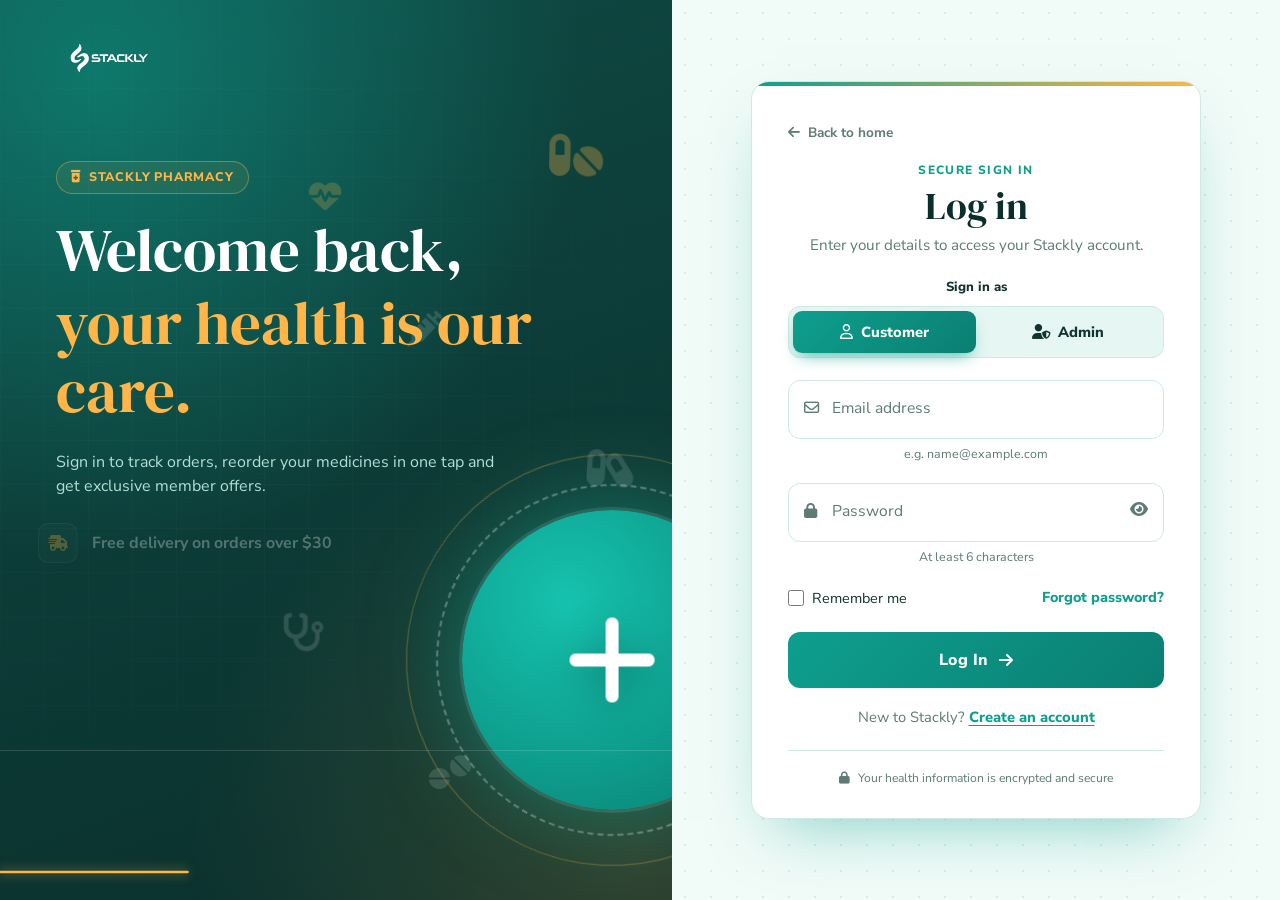
<file: html/admin-dashboard.html>
<!DOCTYPE html>
<html lang="en">
<head>
<meta charset="UTF-8">
<meta name="viewport" content="width=device-width, initial-scale=1.0, viewport-fit=cover">
<meta name="theme-color" content="#0A2E2B">
<title>Admin Panel | Stackly Pharmacy</title>
<link rel="preconnect" href="https://fonts.googleapis.com">
<link rel="preconnect" href="https://fonts.gstatic.com" crossorigin>
<link href="https://fonts.googleapis.com/css2?family=Nunito+Sans:wght@400;600;700;800&family=DM+Serif+Display&display=swap" rel="stylesheet">
<link rel="stylesheet" href="https://cdnjs.cloudflare.com/ajax/libs/font-awesome/6.4.0/css/all.min.css">
<style>
:root{--p:#0E9F8E;--p2:#0A7F72;--ink:#0A2E2B;--ink2:#0F4A44;--acc:#FFB547;--bg:#F1FBF8;--line:#D5EBE5;--mut:#5E7B76;--ok:#2fae66;--bad:#e5484d;--fh:'DM Serif Display',serif;--fb:'Nunito Sans',system-ui,sans-serif;--ease:cubic-bezier(.2,.8,.2,1);--sw:256px}
*{box-sizing:border-box;margin:0;padding:0}
html,body{max-width:100%;overflow-x:clip}
body{font-family:var(--fb);background:var(--bg);color:#12332F;-webkit-font-smoothing:antialiased}
button,select,input{font:inherit;color:inherit}button{background:none;border:0;cursor:pointer}
a{color:inherit;text-decoration:none}ul{list-style:none}img{max-width:100%;display:block}
:focus-visible{outline:3px solid var(--acc);outline-offset:2px}
.app{display:flex;min-height:100vh}
.side{position:fixed;inset:0 auto 0 0;width:min(var(--sw),86vw);z-index:50;display:flex;flex-direction:column;padding:20px 14px;color:#fff;overflow-y:auto;background:radial-gradient(circle at 10% 0,rgba(14,159,142,.5),transparent 50%),linear-gradient(170deg,var(--ink2),var(--ink))}
.brand{display:flex;justify-content:center;margin-bottom:14px}.brand img{height:56px;width:auto}
.x{display:none;position:absolute;top:35px;right:14px;width:36px;height:36px;place-items:center;border-radius:50%;color:#fff;background:rgba(255,255,255,.1);border:1px solid rgba(255,255,255,.22)}
.grp{font-size:.68rem;letter-spacing:1.4px;text-transform:uppercase;color:rgba(255,255,255,.45);margin:14px 10px 6px;font-weight:800}
.nav{display:grid;gap:3px}
.nav>*{display:flex;align-items:center;gap:12px;width:100%;padding:11px 12px;border-radius:10px;font-size:.9rem;font-weight:700;color:rgba(255,255,255,.78);text-align:left;transition:.2s}
.nav i{width:18px;text-align:center}
.nav>*:hover{background:rgba(255,255,255,.09);color:#fff;transform:translateX(3px)}
.nav .on{background:linear-gradient(135deg,var(--p),var(--p2));color:#fff;box-shadow:0 8px 18px -8px rgba(14,159,142,.9)}
.nav .n{margin-left:auto;font-size:.68rem;padding:1px 8px;border-radius:99px;background:var(--acc);color:var(--ink);font-weight:800}
.su{display:flex;align-items:center;gap:10px;margin-top:auto;padding:10px;border-radius:12px;background:rgba(255,255,255,.07);border:1px solid rgba(255,255,255,.12)}
.su div{min-width:0}.su b{display:block;font-size:.85rem;text-transform:capitalize}
.su small{display:block;font-size:.7rem;opacity:.65;overflow:hidden;text-overflow:ellipsis;white-space:nowrap}
.av{flex:0 0 auto;width:36px;height:36px;border-radius:50%;display:grid;place-items:center;font-family:var(--fh);text-transform:uppercase;background:var(--acc);color:var(--ink)}
.lo{display:flex;align-items:center;justify-content:center;gap:8px;width:100%;margin-top:8px;padding:10px;border-radius:10px;font-size:.8rem;font-weight:800;color:#ff9a9d;background:rgba(229,72,77,.13);border:1px solid rgba(229,72,77,.3)}
.ov{position:fixed;inset:0;z-index:40;background:rgba(5,25,23,.65);backdrop-filter:blur(4px);opacity:0;visibility:hidden;transition:.25s}.ov.show{opacity:1;visibility:visible}
.main{flex:1;min-width:0;margin-left:var(--sw)}
.top{position:sticky;top:0;z-index:30;display:flex;align-items:center;gap:14px;padding:12px 28px;min-height:64px;background:rgba(241,251,248,.9);backdrop-filter:blur(10px);border-bottom:1px solid var(--line)}
.top h1{font-family:var(--fh);font-weight:400;font-size:1.7rem;white-space:nowrap;overflow:hidden;text-overflow:ellipsis}
.burger{display:none;width:42px;height:42px;border-radius:10px;place-items:center;color:#fff;background:linear-gradient(135deg,var(--p),var(--p2))}
.tr{margin-left:auto;display:flex;align-items:center;gap:10px}
.badge{padding:6px 14px;border-radius:99px;font-size:.78rem;font-weight:800;color:var(--ink);background:var(--acc)}
.content{padding:24px 28px 56px;max-width:1360px;margin:0 auto}
.hero{position:relative;overflow:hidden;display:flex;align-items:center;justify-content:space-between;gap:20px;flex-wrap:wrap;padding:30px;margin-bottom:20px;border-radius:18px;color:#fff;background:radial-gradient(circle at 12% 0,rgba(14,159,142,.65),transparent 55%),radial-gradient(circle at 95% 100%,rgba(255,181,71,.22),transparent 45%),linear-gradient(135deg,var(--ink2),var(--ink))}
.hero h2{font-family:var(--fh);font-weight:400;font-size:2.2rem;line-height:1.1;margin-bottom:8px}
.hero p{max-width:520px;opacity:.82;line-height:1.6;font-size:.95rem}
.eb{font-size:.72rem;letter-spacing:1.6px;text-transform:uppercase;font-weight:800;color:var(--acc);margin-bottom:6px}
.btn{display:inline-flex;align-items:center;justify-content:center;gap:8px;padding:10px 18px;border-radius:10px;font-weight:800;font-size:.88rem;border:1.5px solid var(--p);background:var(--p);color:#fff;transition:.2s}
.btn:hover{transform:translateY(-2px)}
.btn.amb{background:var(--acc);border-color:var(--acc);color:var(--ink)}
.btn.gh{background:transparent;color:var(--p)}.btn.sm{padding:6px 12px;font-size:.8rem}
.btn.red{background:var(--bad);border-color:var(--bad)}.btn.rg{background:transparent;color:var(--bad);border-color:var(--bad)}
.stats{display:grid;grid-template-columns:repeat(4,minmax(0,1fr));gap:16px;margin-bottom:20px}
.stat{padding:20px 16px;border-radius:14px;background:#fff;border:1px solid var(--line);text-align:center}
.stat i{width:44px;height:44px;display:grid;place-items:center;margin:0 auto 12px;border-radius:12px;color:var(--p);background:rgba(14,159,142,.1)}
.stat.w i{color:#c0353a;background:rgba(229,72,77,.12)}
.stat b{display:block;font-family:var(--fh);font-weight:400;font-size:2rem;line-height:1}
.stat small{display:block;margin-top:4px;font-size:.78rem;color:var(--mut);font-weight:700}
.g2{display:grid;grid-template-columns:1.7fr 1fr;gap:16px;margin-bottom:16px;align-items:start}.g2>*{min-width:0}
.card{padding:22px;margin-bottom:16px;border-radius:14px;background:#fff;border:1px solid var(--line);min-width:0}.g2 .card{margin-bottom:0}
.ch{display:flex;justify-content:space-between;align-items:flex-start;gap:12px;flex-wrap:wrap;margin-bottom:16px}
.ch h3{font-family:var(--fh);font-weight:400;font-size:1.35rem}.ch p{font-size:.8rem;color:var(--mut);margin-top:2px}
.tw{overflow-x:auto}table{width:100%;border-collapse:collapse;min-width:560px}
th{text-align:left;padding:0 10px 10px;font-size:.7rem;text-transform:uppercase;letter-spacing:1px;color:var(--mut);border-bottom:1px solid var(--line)}
td{padding:12px 10px;border-bottom:1px solid var(--line);font-size:.86rem}tr:last-child td{border-bottom:0}
tbody tr:hover{background:rgba(14,159,142,.06)}
.t2{font-size:.75rem;color:var(--mut);margin-top:2px}
.tag{display:inline-block;padding:3px 10px;border-radius:99px;font-size:.72rem;font-weight:800;white-space:nowrap}
.s-processing,.s-review,.s-low{background:rgba(255,181,71,.28);color:#8a5a06}.s-shipped,.s-active{background:rgba(14,159,142,.15);color:var(--p2)}.s-delivered,.s-ok{background:rgba(47,174,102,.16);color:#1f8a4f}.s-out,.s-rejected{background:rgba(229,72,77,.14);color:#c0353a}
select,.srch{padding:7px 10px;border-radius:8px;border:1.5px solid var(--line);background:#fff;font-size:.82rem;font-weight:700}
.srch{min-width:200px}
.chart{display:flex;align-items:flex-end;gap:12px;height:190px;padding-top:10px}
.chart div{flex:1;display:flex;flex-direction:column;align-items:center;justify-content:flex-end;height:100%;gap:6px;font-size:.74rem;font-weight:700;color:var(--mut)}
.chart i{display:block;width:100%;max-width:46px;height:0;border-radius:8px 8px 0 0;background:linear-gradient(180deg,var(--p),var(--p2));transition:height .9s var(--ease)}
.chart .hi i{background:linear-gradient(180deg,var(--acc),#e89a2c)}
.lst li{display:flex;align-items:center;gap:12px;padding:11px 4px;border-bottom:1px solid var(--line)}.lst li:last-child{border-bottom:0}
.lst b{display:block;font-size:.88rem}.lst small{font-size:.76rem;color:var(--mut)}.lst .r{margin-left:auto;display:flex;gap:6px;align-items:center}
.pbar{height:7px;width:90px;border-radius:99px;background:#DCEFEA;overflow:hidden}.pbar i{display:block;height:100%;border-radius:99px;background:var(--p)}.pbar.l i{background:var(--bad)}
.pg{display:grid;grid-template-columns:repeat(auto-fill,minmax(min(260px,100%),1fr));gap:16px}
.rx{padding:18px;border-radius:14px;background:#fff;border:1px solid var(--line);text-align:center}
.rx .ic{width:50px;height:50px;margin:0 auto 10px;display:grid;place-items:center;border-radius:14px;color:#fff;font-size:1.2rem;background:linear-gradient(135deg,var(--p),var(--p2))}
.rx h4{font-size:.98rem}.rx p{font-size:.8rem;color:var(--mut);margin:2px 0 10px}.rx .row{display:flex;gap:8px;margin-top:12px}.rx .row .btn{flex:1}
.sr{display:flex;justify-content:space-between;align-items:center;gap:16px;padding:16px 0;border-bottom:1px solid var(--line)}.sr:last-child{border-bottom:0}
.sr b{display:block;font-size:.92rem}.sr small{color:var(--mut);font-size:.8rem}
.sw{position:relative;width:44px;height:24px;border-radius:99px;background:#CFE3DE;transition:.3s;flex:0 0 auto}
.sw::after{content:"";position:absolute;top:3px;left:3px;width:18px;height:18px;border-radius:50%;background:#fff;transition:.3s var(--ease)}
.sw.on{background:var(--p)}.sw.on::after{transform:translateX(20px)}
.prof{display:flex;align-items:center;flex-direction:column;gap:6px;text-align:center}.prof .av{width:72px;height:72px;font-size:2rem;background:var(--p);color:#fff}
.empty{text-align:center;color:var(--mut);padding:24px}
.toast{position:fixed;left:50%;bottom:24px;z-index:100;max-width:calc(100vw - 32px);text-align:center;transform:translate(-50%,20px);padding:12px 20px;border-radius:10px;background:var(--ink);color:#fff;font-size:.86rem;opacity:0;pointer-events:none;transition:.3s var(--ease)}.toast.show{opacity:1;transform:translate(-50%,0)}
@media(max-width:1100px){.g2{grid-template-columns:minmax(0,1fr)}}
@media(max-width:1024px){
 .side{transform:translateX(-100%);transition:transform .35s var(--ease);width:min(300px,84vw);border-radius:0 24px 24px 0;box-shadow:24px 0 60px -20px rgba(0,0,0,.65)}
 .side.open{transform:none}.main{margin-left:0}.x,.burger{display:grid}.stats{grid-template-columns:repeat(2,minmax(0,1fr))}
}
@media(max-width:720px){.content{padding:18px 16px 44px}.top{padding:10px 14px}.hero{padding:24px 20px}.hero h2{font-size:1.8rem}.top h1{font-size:1.35rem}.badge{display:none}}
@media(max-width:480px){.stats{grid-template-columns:minmax(0,1fr)}.card{padding:16px}}
@media(prefers-reduced-motion:reduce){*{transition:none!important;animation:none!important}}
</style>
</head>
<body>
<div class="app">
  <div class="ov" id="ov"></div>
  <aside class="side" id="side">
    <button class="x" id="closeSide" aria-label="Close menu"><i class="fa-solid fa-xmark"></i></button>
    <a href="../index.html" class="brand"><img src="../assets/stackly_logo.webp" alt="Stackly"></a>
    <p class="grp">Administration</p><nav class="nav" id="navMain"></nav>
    <div class="su"><span class="av" id="sAv">A</span><div><b id="sName">Admin</b><small id="sMail">&mdash;</small></div></div>
    <button class="lo" id="logoutBtn"><i class="fa-solid fa-right-from-bracket"></i> Logout</button>
  </aside>
  <main class="main">
    <header class="top">
      <button class="burger" id="burger" aria-label="Open menu"><i class="fa-solid fa-bars"></i></button>
      <h1 id="title">Overview</h1>
      <div class="tr"><span class="badge"><i class="fa-solid fa-shield-halved"></i> Admin</span><span class="av" id="tAv">A</span></div>
    </header>
    <div class="content" id="content"></div>
  </main>
</div>
<div class="toast" id="toast" role="status"></div>

<script>
(function () {
  'use strict';
  /* ---- Session guard (saved by login.js) ---- */
  var user = null;
  try { if (localStorage.getItem('isAuthenticated') === 'true') user = JSON.parse(localStorage.getItem('user') || 'null'); } catch (e) {}
  if (!user || !user.email) { location.replace('./login.html'); return; }
  if (user.role !== 'admin') { location.replace('./user-dashboard.html'); return; }

  var email = user.email, name = email.split('@')[0].replace(/[^a-zA-Z]/g, ' ').trim() || 'Admin', ini = name.charAt(0).toUpperCase();
  var $ = function (id) { return document.getElementById(id); };
  var esc = function (s) { return String(s).replace(/[&<>"']/g, function (c) { return { '&': '&amp;', '<': '&lt;', '>': '&gt;', '"': '&quot;', "'": '&#39;' }[c]; }); };
  var usd = function (n) { return '$' + n.toLocaleString('en-US', { minimumFractionDigits: 2, maximumFractionDigits: 2 }); };
  var tt;
  function toast(m) { var t = $('toast'); t.textContent = m; t.classList.add('show'); clearTimeout(tt); tt = setTimeout(function () { t.classList.remove('show'); }, 2400); }
  function logout() { ['user', 'isAuthenticated', 'stacklyAdminNav'].forEach(function (k) { localStorage.removeItem(k); }); location.href = './login.html'; }
  var h = new Date().getHours(), greet = h < 12 ? 'Good morning' : h < 17 ? 'Good afternoon' : 'Good evening';

  /* ---- Sample data (replace with real data from your backend) ---- */
  var orders = [
    { id: 'STK-3041', c: 'Priya Sharma', item: 'Vitamin D3 + Omega-3 Combo', amt: 38.5, st: 'shipped' },
    { id: 'STK-3040', c: 'Arjun Reddy', item: 'Amlodipine 5mg x 30', amt: 9.8, st: 'processing' },
    { id: 'STK-3039', c: 'Meera Nair', item: 'Baby Care Essentials Kit', amt: 56.9, st: 'processing' },
    { id: 'STK-3036', c: 'Kiran Rao', item: 'Digital BP Monitor', amt: 42, st: 'processing' },
    { id: 'STK-3019', c: 'Sana Khan', item: 'Metformin 500mg x 60', amt: 14.2, st: 'delivered' },
    { id: 'STK-2987', c: 'Rahul Verma', item: 'Herbal Immunity Tonic', amt: 9.9, st: 'delivered' }
  ];
  var stock = [
    { s: 'MED-101', n: 'Metformin 500mg', q: 220, min: 80 },
    { s: 'MED-114', n: 'Amlodipine 5mg', q: 34, min: 60 },
    { s: 'VIT-207', n: 'Vitamin D3 60K', q: 12, min: 40 },
    { s: 'DEV-310', n: 'Digital BP Monitor', q: 0, min: 10 },
    { s: 'WEL-420', n: 'Daily Multivitamin (60)', q: 148, min: 50 },
    { s: 'DEV-322', n: 'Digital Glucometer Kit', q: 9, min: 15 }
  ];
  var rxq = [
    { c: 'Arjun Reddy', m: 'Amlodipine 5mg', dr: 'Dr. Anitha Rao', up: '12 min ago' },
    { c: 'Sana Khan', m: 'Metformin 500mg', dr: 'Dr. Ramesh Kumar', up: '1h ago' },
    { c: 'Lakshmi Devi', m: 'Atorvastatin 10mg', dr: 'Dr. Sunil Varma', up: '3h ago' }
  ];
  var cust = [
    { n: 'Priya Sharma', e: 'priya.sharma@gmail.com', o: 12, sp: 214.6, j: 'Jan 2026' },
    { n: 'Arjun Reddy', e: 'arjun.reddy@gmail.com', o: 8, sp: 96.3, j: 'Mar 2026' },
    { n: 'Meera Nair', e: 'meera.nair@gmail.com', o: 5, sp: 188.1, j: 'Apr 2026' },
    { n: 'Sana Khan', e: 'sana.khan@gmail.com', o: 17, sp: 305.8, j: 'Nov 2025' },
    { n: 'Kiran Rao', e: 'kiran.rao@gmail.com', o: 3, sp: 61.4, j: 'Aug 2026' }
  ];
  var week = [['Mon', 820], ['Tue', 940], ['Wed', 760], ['Thu', 1180], ['Fri', 1040], ['Sat', 1320], ['Sun', 690]];
  var prefs = { newOrder: true, lowStock: true, rxAlert: true, daily: false };
  var pages = { overview: { t: 'Overview', i: 'fa-gauge-high' }, orders: { t: 'Orders', i: 'fa-box' }, inventory: { t: 'Inventory', i: 'fa-pills' }, rx: { t: 'Prescriptions', i: 'fa-file-prescription' }, customers: { t: 'Customers', i: 'fa-users' }, settings: { t: 'Settings', i: 'fa-gear' } };
  var filter = 'all', q = '';

  /* ---- Helpers ---- */
  function tag(s, t) { return '<span class="tag s-' + s + '">' + (t || s.charAt(0).toUpperCase() + s.slice(1)) + '</span>'; }
  function stat(ic, v, l, w) { return '<div class="stat' + (w ? ' w' : '') + '"><i class="fa-solid ' + ic + '"></i><b>' + v + '</b><small>' + l + '</small></div>'; }
  function lvl(p) { return p.q === 0 ? 'out' : p.q < p.min ? 'low' : 'ok'; }
  function lvlTxt(p) { return { out: 'Out of stock', low: 'Low stock', ok: 'In stock' }[lvl(p)]; }
  function pending() { return orders.filter(function (o) { return o.st === 'processing'; }).length; }
  function lowCount() { return stock.filter(function (p) { return lvl(p) !== 'ok'; }).length; }
  function opts(cur) { return ['processing', 'shipped', 'delivered'].map(function (s) { return '<option value="' + s + '"' + (s === cur ? ' selected' : '') + '>' + s.charAt(0).toUpperCase() + s.slice(1) + '</option>'; }).join(''); }
  function orderRows(list) {
    return list.map(function (o) { var k = orders.indexOf(o); return '<tr><td><b>' + o.id + '</b><div class="t2">' + esc(o.c) + '</div></td><td>' + esc(o.item) + '</td><td><b>' + usd(o.amt) + '</b></td><td>' + tag(o.st) + '</td><td><select data-ost="' + k + '" aria-label="Update status for ' + o.id + '">' + opts(o.st) + '</select></td></tr>'; }).join('');
  }
  var ohead = '<thead><tr><th>Order</th><th>Item</th><th>Total</th><th>Status</th><th>Update</th></tr></thead>';
  function rxCard(r, k) {
    return '<div class="rx"><div class="ic"><i class="fa-solid fa-file-medical"></i></div><h4>' + esc(r.m) + '</h4><p>' + esc(r.c) + ' &middot; ' + esc(r.dr) + '<br>Uploaded ' + r.up + '</p>' + tag('review', 'Awaiting review') + '<div class="row"><button class="btn sm" data-ap="' + k + '"><i class="fa-solid fa-check"></i> Approve</button><button class="btn rg sm" data-rj="' + k + '"><i class="fa-solid fa-xmark"></i> Reject</button></div></div>';
  }
  function tog(k, t, s) { return '<div class="sr"><div><b>' + t + '</b><small>' + s + '</small></div><button class="sw' + (prefs[k] ? ' on' : '') + '" data-t="' + k + '" role="switch" aria-checked="' + prefs[k] + '" aria-label="' + t + '"></button></div>'; }

  var views = {
    overview: function () {
      var rev = week.reduce(function (a, d) { return a + d[1]; }, 0), max = Math.max.apply(null, week.map(function (d) { return d[1]; }));
      return '<div class="hero"><div><div class="eb">' + greet + '</div><h2>Welcome back, ' + esc(name) + '</h2><p>' + pending() + ' orders are waiting to be packed and ' + rxq.length + ' prescriptions need a pharmacist&rsquo;s review.</p></div>' +
        '<div style="display:flex;gap:10px;flex-wrap:wrap"><button class="btn amb" data-nav="rx"><i class="fa-solid fa-file-circle-check"></i> Review prescriptions</button><button class="btn gh" style="color:#fff;border-color:rgba(255,255,255,.45)" data-nav="orders">View orders</button></div></div>' +
        '<section class="stats">' + stat('fa-indian-rupee-sign', usd(week[6][1]), 'Sales today') + stat('fa-box', pending(), 'Orders to pack') + stat('fa-file-prescription', rxq.length, 'Prescriptions to review') + stat('fa-triangle-exclamation', lowCount(), 'Items need restock', true) + '</section>' +
        '<section class="g2"><div class="card"><div class="ch"><div><h3>Sales this week</h3><p>Total ' + usd(rev) + '</p></div></div><div class="chart">' +
        week.map(function (d) { return '<div' + (d[1] === max ? ' class="hi"' : '') + '>' + usd(d[1]).replace('.00', '') + '<i data-h="' + Math.round(d[1] / max * 130) + '"></i>' + d[0] + '</div>'; }).join('') + '</div></div>' +
        '<div class="card"><div class="ch"><div><h3>Needs restock</h3><p>Below minimum level</p></div><button class="btn gh sm" data-nav="inventory">Inventory</button></div><ul class="lst">' +
        stock.filter(function (p) { return lvl(p) !== 'ok'; }).map(function (p) { return '<li><div><b>' + esc(p.n) + '</b><small>' + p.q + ' left &middot; min ' + p.min + '</small></div><div class="r">' + tag(lvl(p), lvlTxt(p)) + '</div></li>'; }).join('') + '</ul></div></section>' +
        '<section class="g2"><div class="card"><div class="ch"><div><h3>Recent orders</h3><p>Update status as you pack and ship</p></div><button class="btn gh sm" data-nav="orders">See all</button></div><div class="tw"><table>' + ohead + '<tbody>' + orderRows(orders.slice(0, 4)) + '</tbody></table></div></div>' +
        '<div class="card"><div class="ch"><div><h3>Prescription queue</h3><p>Oldest first</p></div><button class="btn gh sm" data-nav="rx">Open</button></div><ul class="lst">' +
        rxq.map(function (r) { return '<li><div><b>' + esc(r.m) + '</b><small>' + esc(r.c) + ' &middot; ' + r.up + '</small></div></li>'; }).join('') + (rxq.length ? '' : '<li class="empty">All caught up.</li>') + '</ul></div></section>';
    },
    orders: function () {
      var list = orders.filter(function (o) { return (filter === 'all' || o.st === filter) && (o.id + o.c + o.item).toLowerCase().indexOf(q) > -1; });
      return '<div class="card"><div class="ch"><div><h3>All orders</h3><p>' + list.length + ' shown</p></div><div style="display:flex;gap:8px;flex-wrap:wrap"><input class="srch" id="oq" placeholder="Search order, customer or item" value="' + esc(q) + '" aria-label="Search orders"><select id="of" aria-label="Filter by status"><option value="all">All statuses</option>' + opts(filter).replace(' selected', '') .replace('value="' + filter + '"', 'value="' + filter + '" selected') + '</select></div></div>' +
        '<div class="tw"><table>' + ohead + '<tbody>' + (orderRows(list) || '<tr><td colspan="5" class="empty">No orders match. Clear the search or change the status filter.</td></tr>') + '</tbody></table></div></div>';
    },
    inventory: function () {
      return '<div class="card"><div class="ch"><div><h3>Inventory</h3><p>' + lowCount() + ' items need attention</p></div></div><div class="tw"><table><thead><tr><th>Product</th><th>SKU</th><th>Stock</th><th>Status</th><th>Action</th></tr></thead><tbody>' +
        stock.map(function (p, k) { var pc = Math.min(100, Math.round(p.q / (p.min * 2) * 100)); return '<tr><td><b>' + esc(p.n) + '</b></td><td>' + p.s + '</td><td><div style="display:flex;align-items:center;gap:8px"><b>' + p.q + '</b><div class="pbar' + (lvl(p) === 'ok' ? '' : ' l') + '"><i style="width:' + pc + '%"></i></div></div></td><td>' + tag(lvl(p), lvlTxt(p)) + '</td><td><button class="btn sm" data-rs="' + k + '"><i class="fa-solid fa-plus"></i> Restock +50</button></td></tr>'; }).join('') + '</tbody></table></div></div>';
    },
    rx: function () {
      return rxq.length ? '<div class="pg">' + rxq.map(rxCard).join('') + '</div>' : '<div class="card empty"><i class="fa-solid fa-circle-check" style="font-size:2rem;color:var(--ok);margin-bottom:8px"></i><p>No prescriptions waiting. New uploads from customers will appear here.</p></div>';
    },
    customers: function () {
      return '<div class="card"><div class="ch"><div><h3>Customers</h3><p>' + cust.length + ' registered</p></div></div><div class="tw"><table><thead><tr><th>Customer</th><th>Orders</th><th>Total spent</th><th>Joined</th></tr></thead><tbody>' +
        cust.map(function (c) { return '<tr><td><b>' + esc(c.n) + '</b><div class="t2">' + esc(c.e) + '</div></td><td>' + c.o + '</td><td><b>' + usd(c.sp) + '</b></td><td>' + c.j + '</td></tr>'; }).join('') + '</tbody></table></div></div>';
    },
    settings: function () {
      return '<div class="card"><div class="ch"><div><h3>Admin profile</h3><p>Your account details</p></div></div><div class="prof"><span class="av">' + esc(ini) + '</span><h3 style="font-family:var(--fh);font-weight:400;text-transform:capitalize">' + esc(name) + '</h3><small style="color:var(--mut)">' + esc(email) + '</small></div></div>' +
        '<div class="card"><div class="ch"><div><h3>Alerts</h3><p>Choose what the admin panel notifies you about</p></div></div>' + tog('newOrder', 'New orders', 'Alert when a customer places an order') + tog('lowStock', 'Low stock', 'Alert when an item drops below its minimum') + tog('rxAlert', 'Prescription uploads', 'Alert when a prescription needs review') + tog('daily', 'Daily summary', 'Email a sales summary every evening') + '</div>' +
        '<div class="card" style="text-align:center"><div class="ch" style="justify-content:center"><div><h3>Session</h3><p>Signed in as ' + esc(email) + '</p></div></div><button class="btn red" id="setLo"><i class="fa-solid fa-right-from-bracket"></i> Logout</button></div>';
    }
  };

  /* ---- Rendering ---- */
  var cur = localStorage.getItem('stacklyAdminNav'); if (!pages[cur]) cur = 'overview';
  function nav() {
    $('navMain').innerHTML = Object.keys(pages).map(function (k) {
      var n = k === 'orders' ? pending() : k === 'rx' ? rxq.length : k === 'inventory' ? lowCount() : 0;
      return '<button data-nav="' + k + '" class="' + (k === cur ? 'on' : '') + '"><i class="fa-solid ' + pages[k].i + '"></i>' + pages[k].t + (n ? '<span class="n">' + n + '</span>' : '') + '</button>';
    }).join('');
  }
  function render(keepScroll) {
    $('title').textContent = pages[cur].t;
    $('content').innerHTML = views[cur](); nav();
    if (!keepScroll) scrollTo(0, 0);
    requestAnimationFrame(function () { [].forEach.call(document.querySelectorAll('[data-h]'), function (b) { b.style.height = b.getAttribute('data-h') + 'px'; }); });
    var b = $('setLo'); if (b) b.addEventListener('click', logout);
    var s = $('oq'); if (s) s.addEventListener('input', function () { q = s.value.toLowerCase(); var p = s.selectionStart; render(true); var n = $('oq'); n.focus(); n.setSelectionRange(p, p); });
    var f = $('of'); if (f) f.addEventListener('change', function () { filter = f.value; render(true); });
  }
  function side(open) { $('side').classList.toggle('open', open); $('ov').classList.toggle('show', open); document.body.style.overflow = open ? 'hidden' : ''; }

  $('sName').textContent = name; $('sMail').textContent = email; $('sAv').textContent = ini; $('tAv').textContent = ini;
  $('burger').addEventListener('click', function () { side(true); });
  $('closeSide').addEventListener('click', function () { side(false); });
  $('ov').addEventListener('click', function () { side(false); });
  $('logoutBtn').addEventListener('click', logout);
  document.addEventListener('keydown', function (e) { if (e.key === 'Escape') side(false); });
  document.addEventListener('change', function (e) {
    var s = e.target.closest && e.target.closest('[data-ost]');
    if (s) { var o = orders[+s.getAttribute('data-ost')]; o.st = s.value; toast(o.id + ' marked as ' + o.st + '.'); render(true); }
  });
  document.addEventListener('click', function (e) {
    var n = e.target.closest('[data-nav]');
    if (n) { cur = n.getAttribute('data-nav'); localStorage.setItem('stacklyAdminNav', cur); side(false); render(); return; }
    var a = e.target.closest('[data-ap]');
    if (a) { var r = rxq.splice(+a.getAttribute('data-ap'), 1)[0]; toast('Approved ' + r.m + ' for ' + r.c + '.'); render(true); return; }
    var j = e.target.closest('[data-rj]');
    if (j) { var d = rxq.splice(+j.getAttribute('data-rj'), 1)[0]; toast('Rejected ' + d.m + '. ' + d.c + ' will be notified.'); render(true); return; }
    var rs = e.target.closest('[data-rs]');
    if (rs) { var p = stock[+rs.getAttribute('data-rs')]; p.q += 50; toast(p.n + ' restocked. Now ' + p.q + ' in stock.'); render(true); return; }
    var t = e.target.closest('[data-t]');
    if (t) { var k = t.getAttribute('data-t'); prefs[k] = !prefs[k]; t.classList.toggle('on', prefs[k]); t.setAttribute('aria-checked', prefs[k]); }
  });
  render();
})();
</script>
</body>
</html>
</file>
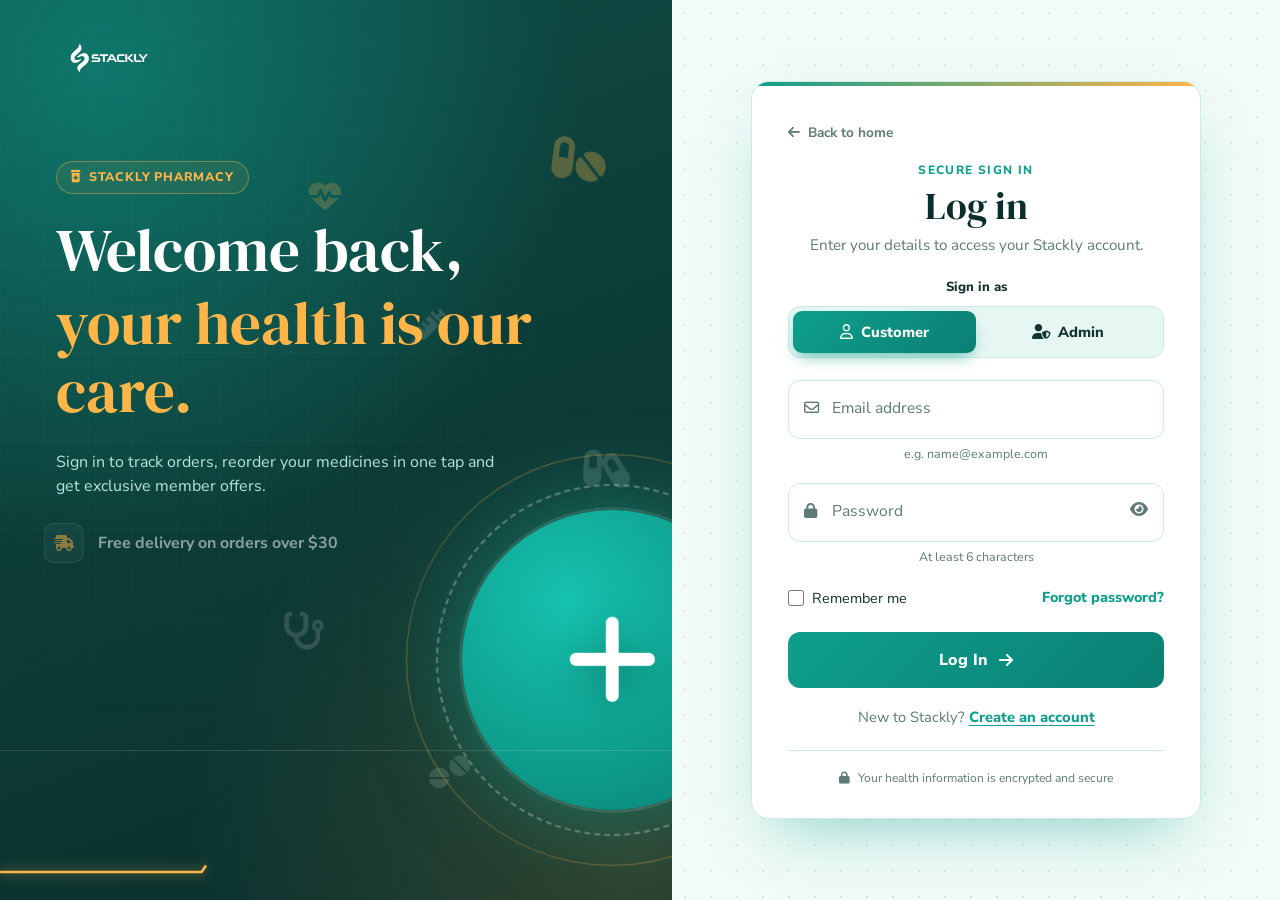
<file: html/login.html>
<!DOCTYPE html>
<html lang="en">
<head>
  <meta charset="UTF-8">
  <meta name="viewport" content="width=device-width, initial-scale=1.0">
  <title>Sign In - Stackly Pharmacy</title>
  <link rel="preconnect" href="https://fonts.googleapis.com">
  <link rel="preconnect" href="https://fonts.gstatic.com" crossorigin>
  <link href="https://fonts.googleapis.com/css2?family=Nunito+Sans:wght@400;600;700;800&family=DM+Serif+Display&display=swap" rel="stylesheet">
  <link rel="stylesheet" href="https://cdnjs.cloudflare.com/ajax/libs/font-awesome/6.4.0/css/all.min.css">
  <link rel="stylesheet" href="../css/login.css">
</head>
<body>
  <div class="lg">

    <!-- BRAND PANEL -->
    <aside class="lg-brand" id="brandPanel">
      <div class="grid-bg" aria-hidden="true"></div>
      <div class="floats" aria-hidden="true">
        <i class="fl f1 fa-solid fa-pills" data-depth="20"></i>
        <i class="fl f2 fa-solid fa-capsules" data-depth="30"></i>
        <i class="fl f3 fa-solid fa-syringe" data-depth="15"></i>
        <i class="fl f4 fa-solid fa-stethoscope" data-depth="25"></i>
        <i class="fl f5 fa-solid fa-heart-pulse" data-depth="18"></i>
        <i class="fl f6 fa-solid fa-tablets" data-depth="22"></i>
      </div>
      <div class="orb" aria-hidden="true"><span class="ring"></span><span class="ring r2"></span><i class="fa-solid fa-plus"></i></div>

      <a href="../index.html" class="lg-logo" aria-label="Stackly home"><img src="../assets/stackly_logo.webp" alt="Stackly"></a>

      <div class="lg-brand-body">
        <span class="tag"><i class="fa-solid fa-prescription-bottle-medical"></i> Stackly Pharmacy</span>
        <h1>
          <span class="ln"><span>Welcome back,</span></span>
          <span class="ln"><span>your health is our care.</span></span>
        </h1>
        <p>Sign in to track orders, reorder your medicines in one tap and get exclusive member offers.</p>
        <ul class="perks">
          <li><i class="fa-solid fa-truck-fast"></i> Free delivery on orders over $30</li>
          <li><i class="fa-solid fa-shield-halved"></i> 100% genuine, licensed medicines</li>
          <li><i class="fa-solid fa-user-doctor"></i> Free advice from real pharmacists</li>
        </ul>
      </div>

      <div class="lg-foot">
        <div class="lg-stats">
          <div><b class="cnt" data-to="50" data-suf="k+">0</b><span>Products</span></div>
          <div><b class="cnt" data-to="12" data-suf="k+">0</b><span>Prescriptions filled</span></div>
          <div><b class="cnt" data-to="24" data-suf="h">0</b><span>Fast delivery</span></div>
        </div>
        <svg class="ecg" viewBox="0 0 800 60" preserveAspectRatio="none" aria-hidden="true"><path id="ecgPath" d="M0 30 H220 L240 30 L258 6 L282 54 L302 18 L316 30 H520 L540 30 L558 10 L580 50 L598 22 L610 30 H800"/></svg>
      </div>
    </aside>

    <!-- FORM -->
    <main class="lg-form-wrap">
      <div class="lg-card">
        <a href="../index.html" class="back"><i class="fa-solid fa-arrow-left"></i> Back to home</a>
        <div class="head">
          <span class="eyebrow" id="eyebrow">Secure sign in</span>
          <h2>Log in</h2>
          <p class="sub">Enter your details to access your Stackly account.</p>
        </div>

        <form id="loginForm" novalidate>
          <fieldset class="role">
            <legend>Sign in as</legend>
            <div class="seg">
              <span class="thumb" aria-hidden="true"></span>
              <label><input type="radio" name="role" value="user" checked><span><i class="fa-regular fa-user"></i> Customer</span></label>
              <label><input type="radio" name="role" value="admin"><span><i class="fa-solid fa-user-shield"></i> Admin</span></label>
            </div>
          </fieldset>

          <div class="field">
            <i class="lead fa-regular fa-envelope"></i>
            <input type="email" id="email" placeholder=" " autocomplete="email" maxlength="60" required>
            <label for="email">Email address</label>
            <small class="hint" data-for="email">e.g. name@example.com</small>
          </div>

          <div class="field">
            <i class="lead fa-solid fa-lock"></i>
            <input type="password" id="password" placeholder=" " autocomplete="current-password" maxlength="40" required>
            <label for="password">Password</label>
            <button type="button" class="eye" aria-label="Show password"><i class="fa-solid fa-eye"></i></button>
            <small class="hint" data-for="password">At least 6 characters</small>
            <small class="caps" id="capsWarn" hidden><i class="fa-solid fa-triangle-exclamation"></i> Caps Lock is on</small>
          </div>

          <div class="row">
            <label class="remember"><input type="checkbox" id="rememberMe"> Remember me</label>
            <a href="./404.html" class="forgot">Forgot password?</a>
          </div>

          <button type="submit" class="btn" id="loginBtn">
            <span class="lbl">Log In <i class="fa-solid fa-arrow-right"></i></span>
            <span class="spin" aria-hidden="true"></span>
            <span class="done"><i class="fa-solid fa-check"></i> Welcome back!</span>
          </button>
        </form>

        <p class="signup">New to Stackly? <a href="./signup.html">Create an account</a></p>
        <div class="secure"><i class="fa-solid fa-lock"></i> Your health information is encrypted and secure</div>
      </div>
    </main>
  </div>

  <script src="https://cdnjs.cloudflare.com/ajax/libs/gsap/3.12.5/gsap.min.js"></script>
  <script src="../js/login.js"></script>
</body>
</html>
</file>
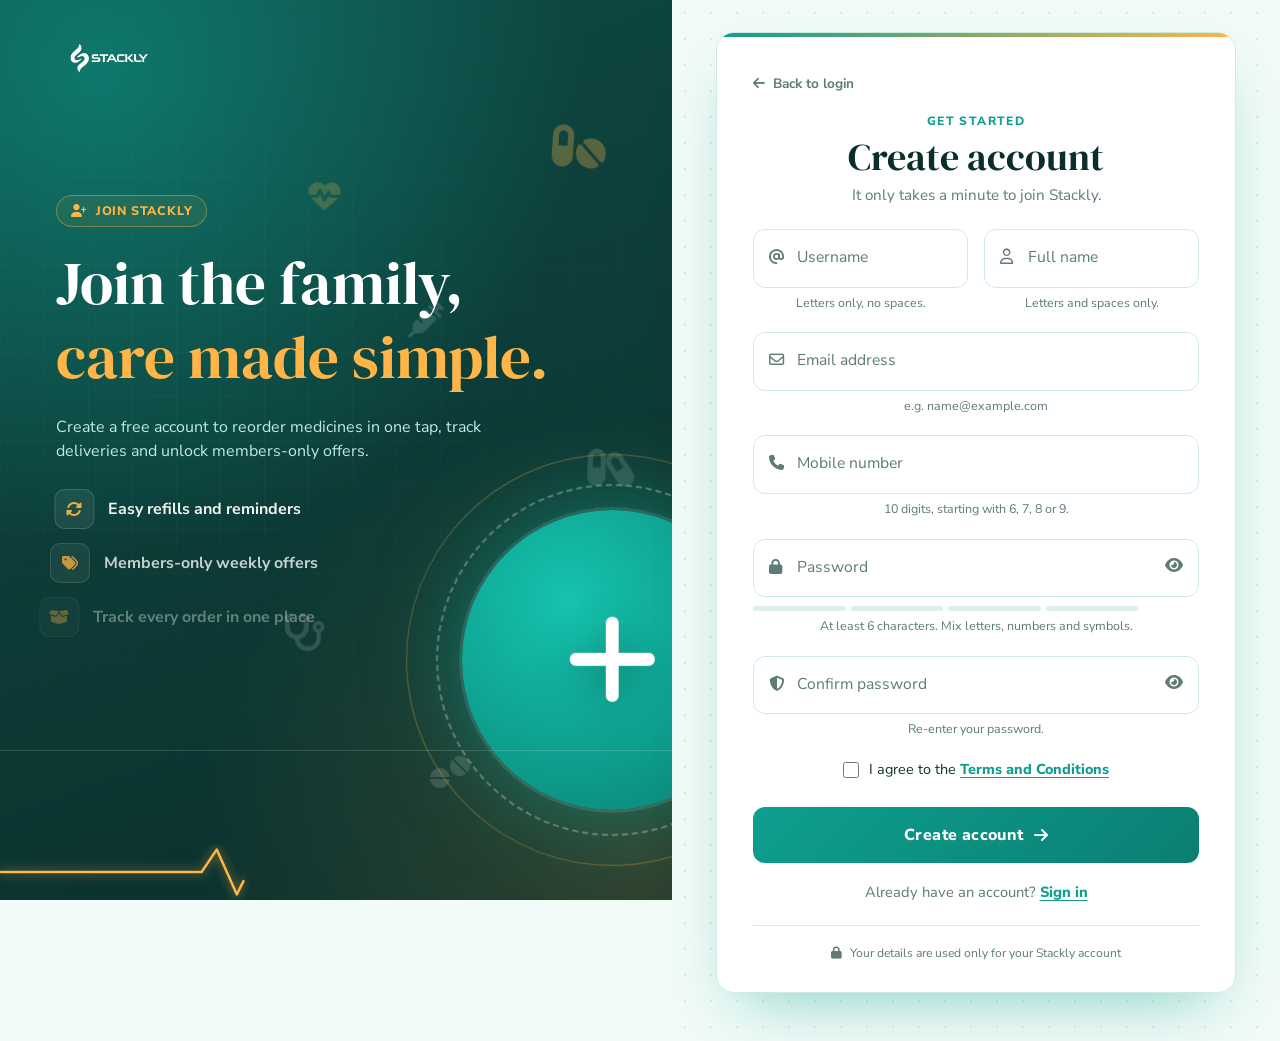
<file: html/signup.html>
<!DOCTYPE html>
<html lang="en">
<head>
  <meta charset="UTF-8">
  <meta name="viewport" content="width=device-width, initial-scale=1.0">
  <title>Create Account - Stackly Pharmacy</title>
  <link rel="preconnect" href="https://fonts.googleapis.com">
  <link rel="preconnect" href="https://fonts.gstatic.com" crossorigin>
  <link href="https://fonts.googleapis.com/css2?family=Nunito+Sans:wght@400;600;700;800&family=DM+Serif+Display&display=swap" rel="stylesheet">
  <link rel="stylesheet" href="https://cdnjs.cloudflare.com/ajax/libs/font-awesome/6.4.0/css/all.min.css">
  <link rel="stylesheet" href="../css/login.css">
  <link rel="stylesheet" href="../css/signup.css">
</head>
<body>
<div class="lg">

  <!-- BRAND PANEL -->
  <aside class="lg-brand" id="brandPanel">
    <div class="grid-bg" aria-hidden="true"></div>
    <div class="floats" aria-hidden="true">
      <i class="fl f1 fa-solid fa-pills" data-depth="20"></i>
      <i class="fl f2 fa-solid fa-capsules" data-depth="30"></i>
      <i class="fl f3 fa-solid fa-syringe" data-depth="15"></i>
      <i class="fl f4 fa-solid fa-stethoscope" data-depth="25"></i>
      <i class="fl f5 fa-solid fa-heart-pulse" data-depth="18"></i>
      <i class="fl f6 fa-solid fa-tablets" data-depth="22"></i>
    </div>
    <div class="orb" aria-hidden="true"><span class="ring"></span><span class="ring r2"></span><i class="fa-solid fa-plus"></i></div>

    <a href="../index.html" class="lg-logo" aria-label="Stackly home"><img src="../assets/stackly_logo.webp" alt="Stackly"></a>

    <div class="lg-brand-body">
      <span class="tag"><i class="fa-solid fa-user-plus"></i> Join Stackly</span>
      <h1>
        <span class="ln"><span>Join the family,</span></span>
        <span class="ln"><span>care made simple.</span></span>
      </h1>
      <p>Create a free account to reorder medicines in one tap, track deliveries and unlock members-only offers.</p>
      <ul class="perks">
        <li><i class="fa-solid fa-rotate"></i> Easy refills and reminders</li>
        <li><i class="fa-solid fa-tags"></i> Members-only weekly offers</li>
        <li><i class="fa-solid fa-box-open"></i> Track every order in one place</li>
      </ul>
    </div>

    <div class="lg-foot">
      <div class="lg-stats">
        <div><b class="cnt" data-to="12" data-suf="k+">0</b><span>Prescriptions filled</span></div>
        <div><b class="cnt" data-to="99" data-suf="%">0</b><span>Happy customers</span></div>
      </div>
      <svg class="ecg" viewBox="0 0 800 60" preserveAspectRatio="none" aria-hidden="true"><path id="ecgPath" d="M0 30 H220 L240 30 L258 6 L282 54 L302 18 L316 30 H520 L540 30 L558 10 L580 50 L598 22 L610 30 H800"/></svg>
    </div>
  </aside>

  <!-- FORM -->
  <main class="lg-form-wrap">
    <div class="lg-card">
      <a href="./login.html" class="back"><i class="fa-solid fa-arrow-left"></i> Back to login</a>
      <div class="head">
        <span class="eyebrow">Get started</span>
        <h2>Create account</h2>
        <p class="sub">It only takes a minute to join Stackly.</p>
      </div>

      <form id="signupForm" novalidate>
        <div class="row2">
          <div class="field">
            <i class="lead fa-solid fa-at"></i>
            <input type="text" id="username" placeholder=" " autocomplete="username" maxlength="24" spellcheck="false" required>
            <label for="username">Username</label>
            <small class="hint" data-for="username">Letters only, no spaces.</small>
          </div>
          <div class="field">
            <i class="lead fa-regular fa-user"></i>
            <input type="text" id="fullName" placeholder=" " autocomplete="name" maxlength="48" spellcheck="false" required>
            <label for="fullName">Full name</label>
            <small class="hint" data-for="fullName">Letters and spaces only.</small>
          </div>
        </div>

        <div class="field">
          <i class="lead fa-regular fa-envelope"></i>
          <input type="email" id="email" placeholder=" " autocomplete="email" maxlength="60" required>
          <label for="email">Email address</label>
          <small class="hint" data-for="email">e.g. name@example.com</small>
        </div>

        <div class="field">
          <i class="lead fa-solid fa-phone"></i>
          <input type="tel" id="phone" placeholder=" " autocomplete="tel-national" inputmode="numeric" maxlength="10" required>
          <label for="phone">Mobile number</label>
          <small class="hint" data-for="phone">10 digits, starting with 6, 7, 8 or 9.</small>
        </div>

        <div class="field">
          <i class="lead fa-solid fa-lock"></i>
          <input type="password" id="password" placeholder=" " autocomplete="new-password" maxlength="40" required>
          <label for="password">Password</label>
          <button type="button" class="eye" data-target="password" aria-label="Show password"><i class="fa-solid fa-eye"></i></button>
          <div class="meter" id="meter" aria-hidden="true"><i></i><i></i><i></i><i></i><em id="meterText"></em></div>
          <small class="hint" data-for="password">At least 6 characters. Mix letters, numbers and symbols.</small>
        </div>

        <div class="field">
          <i class="lead fa-solid fa-shield-halved"></i>
          <input type="password" id="confirmPassword" placeholder=" " autocomplete="new-password" maxlength="40" required>
          <label for="confirmPassword">Confirm password</label>
          <button type="button" class="eye" data-target="confirmPassword" aria-label="Show password"><i class="fa-solid fa-eye"></i></button>
          <small class="hint" data-for="confirmPassword">Re-enter your password.</small>
        </div>

        <div class="terms-wrap">
          <label class="terms"><input type="checkbox" id="agreeTerms"> <span>I agree to the <a href="./404.html">Terms and Conditions</a></span></label>
          <small class="hint" data-for="agreeTerms">You must accept the Terms and Conditions to sign up.</small>
        </div>

        <button type="submit" class="btn" id="signupBtn">
          <span class="lbl">Create account <i class="fa-solid fa-arrow-right"></i></span>
          <span class="spin" aria-hidden="true"></span>
          <span class="done"><i class="fa-solid fa-check"></i> Account created!</span>
        </button>
      </form>

      <p class="signup">Already have an account? <a href="./login.html">Sign in</a></p>
      <div class="secure"><i class="fa-solid fa-lock"></i> Your details are used only for your Stackly account</div>
    </div>
  </main>
</div>

<script src="https://cdnjs.cloudflare.com/ajax/libs/gsap/3.12.5/gsap.min.js"></script>
<script src="../js/signup.js"></script>
</body>
</html>
</file>
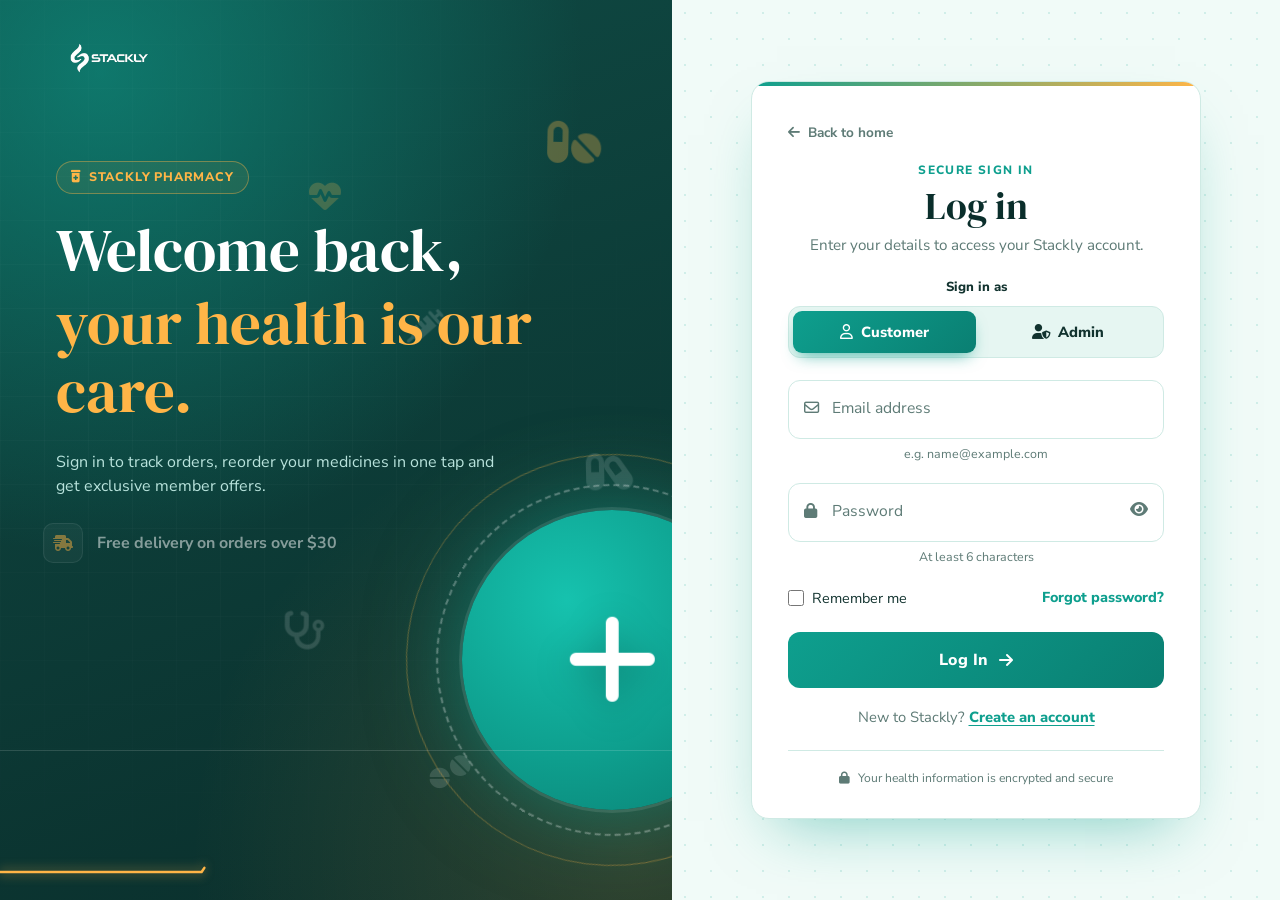
<file: html/user-dashboard.html>
<!DOCTYPE html>
<html lang="en">
<head>
<meta charset="UTF-8">
<meta name="viewport" content="width=device-width, initial-scale=1.0, viewport-fit=cover">
<meta name="theme-color" content="#0A2E2B">
<title>My Account | Stackly Pharmacy</title>
<link rel="preconnect" href="https://fonts.googleapis.com">
<link rel="preconnect" href="https://fonts.gstatic.com" crossorigin>
<link href="https://fonts.googleapis.com/css2?family=Nunito+Sans:wght@400;600;700;800&family=DM+Serif+Display&display=swap" rel="stylesheet">
<link rel="stylesheet" href="https://cdnjs.cloudflare.com/ajax/libs/font-awesome/6.4.0/css/all.min.css">
<style>
:root{--p:#0E9F8E;--p2:#0A7F72;--ink:#0A2E2B;--ink2:#0F4A44;--acc:#FFB547;--bg:#F1FBF8;--line:#D5EBE5;--mut:#5E7B76;--ok:#2fae66;--bad:#e5484d;--fh:'DM Serif Display',serif;--fb:'Nunito Sans',system-ui,sans-serif;--ease:cubic-bezier(.2,.8,.2,1);--sw:256px}
*{box-sizing:border-box;margin:0;padding:0}
html,body{max-width:100%;overflow-x:clip}
body{font-family:var(--fb);background:var(--bg);color:#12332F;-webkit-font-smoothing:antialiased}
button{font:inherit;color:inherit;background:none;border:0;cursor:pointer}
a{color:inherit;text-decoration:none}ul{list-style:none}img{max-width:100%;display:block}
:focus-visible{outline:3px solid var(--acc);outline-offset:2px}
.app{display:flex;min-height:100vh}

/* sidebar */
.side{position:fixed;inset:0 auto 0 0;width:min(var(--sw),86vw);z-index:50;display:flex;flex-direction:column;padding:20px 14px;color:#fff;overflow-y:auto;background:radial-gradient(circle at 10% 0,rgba(14,159,142,.5),transparent 50%),linear-gradient(170deg,var(--ink2),var(--ink))}
.brand{display:flex;justify-content:center;margin-bottom:14px}.brand img{height:56px;width:auto}
.x{display:none;position:absolute;top:35px;right:14px;width:36px;height:36px;place-items:center;border-radius:50%;color:#fff;background:rgba(255,255,255,.1);border:1px solid rgba(255,255,255,.22);transition:.25s}
.x:hover{background:var(--acc);color:var(--ink);transform:rotate(90deg)}
.grp{font-size:.68rem;letter-spacing:1.4px;text-transform:uppercase;color:rgba(255,255,255,.45);margin:14px 10px 6px;font-weight:800}
.nav{display:grid;gap:3px}
.nav>*{display:flex;align-items:center;gap:12px;width:100%;padding:11px 12px;border-radius:10px;font-size:.9rem;font-weight:700;color:rgba(255,255,255,.78);text-align:left;transition:.2s}
.nav i{width:18px;text-align:center}
.nav>*:hover{background:rgba(255,255,255,.09);color:#fff;transform:translateX(3px)}
.nav .on{background:linear-gradient(135deg,var(--p),var(--p2));color:#fff;box-shadow:0 8px 18px -8px rgba(14,159,142,.9)}
.nav .n{margin-left:auto;font-size:.68rem;padding:1px 8px;border-radius:99px;background:var(--acc);color:var(--ink);font-weight:800}
.su{display:flex;align-items:center;gap:10px;margin-top:auto;padding:10px;border-radius:12px;background:rgba(255,255,255,.07);border:1px solid rgba(255,255,255,.12)}
.su div{min-width:0}.su b{display:block;font-size:.85rem;text-transform:capitalize;overflow:hidden;text-overflow:ellipsis;white-space:nowrap}
.su small{display:block;font-size:.7rem;opacity:.65;overflow:hidden;text-overflow:ellipsis;white-space:nowrap}
.av{flex:0 0 auto;width:36px;height:36px;border-radius:50%;display:grid;place-items:center;font-family:var(--fh);text-transform:uppercase;background:var(--acc);color:var(--ink)}
.lo{display:flex;align-items:center;justify-content:center;gap:8px;width:100%;margin-top:8px;padding:10px;border-radius:10px;font-size:.8rem;font-weight:800;color:#ff9a9d;background:rgba(229,72,77,.13);border:1px solid rgba(229,72,77,.3)}
.ov{position:fixed;inset:0;z-index:40;background:rgba(5,25,23,.65);backdrop-filter:blur(4px);opacity:0;visibility:hidden;transition:.25s}.ov.show{opacity:1;visibility:visible}

/* main */
.main{flex:1;min-width:0;margin-left:var(--sw)}
.top{position:sticky;top:0;z-index:30;display:flex;align-items:center;gap:14px;padding:12px 28px;min-height:64px;background:rgba(241,251,248,.9);backdrop-filter:blur(10px);border-bottom:1px solid var(--line)}
.top h1{font-family:var(--fh);font-weight:400;font-size:1.7rem;white-space:nowrap;overflow:hidden;text-overflow:ellipsis}
.burger{display:none;width:42px;height:42px;border-radius:10px;place-items:center;color:#fff;background:linear-gradient(135deg,var(--p),var(--p2));box-shadow:0 8px 16px -8px rgba(14,159,142,.9)}
.tr{margin-left:auto;display:flex;align-items:center;gap:10px}
.shop{display:flex;align-items:center;gap:8px;padding:8px 16px;border-radius:99px;font-size:.82rem;font-weight:800;color:#fff;background:var(--p);transition:.2s}.shop:hover{background:var(--p2)}
.content{padding:24px 28px 56px;max-width:1360px;margin:0 auto}
.rise{opacity:0;transform:translateY(14px);animation:rise .55s var(--ease) forwards;animation-delay:calc(var(--i,0)*70ms)}
@keyframes rise{to{opacity:1;transform:none}}
.still .rise{animation:none;opacity:1;transform:none}

/* hero */
.hero{position:relative;overflow:hidden;display:flex;align-items:center;justify-content:space-between;gap:20px;flex-wrap:wrap;padding:32px;margin-bottom:20px;border-radius:18px;color:#fff;background:radial-gradient(circle at 12% 0,rgba(14,159,142,.65),transparent 55%),radial-gradient(circle at 95% 100%,rgba(255,181,71,.22),transparent 45%),linear-gradient(135deg,var(--ink2),var(--ink))}
.hero>*{position:relative;z-index:1}
.hero::before{content:"\f067";font-family:'Font Awesome 6 Free';font-weight:900;position:absolute;right:-30px;top:-40px;font-size:11rem;color:rgba(255,255,255,.05);animation:spin 40s linear infinite}
@keyframes spin{to{transform:rotate(360deg)}}
.eb{font-size:.72rem;letter-spacing:1.6px;text-transform:uppercase;font-weight:800;color:var(--acc);margin-bottom:6px}
.hero h2{font-family:var(--fh);font-weight:400;font-size:2.4rem;line-height:1.1;margin-bottom:8px;text-transform:capitalize}
.hero p{max-width:500px;opacity:.82;line-height:1.6;font-size:.95rem}
.ecg{display:block;width:min(320px,100%);height:44px;margin-top:14px}
.ecg path{fill:none;stroke:var(--acc);stroke-width:2.5;stroke-linecap:round;stroke-linejoin:round;stroke-dasharray:520;stroke-dashoffset:520;animation:ecg 2.6s linear infinite;filter:drop-shadow(0 0 5px rgba(255,181,71,.7))}
@keyframes ecg{0%{stroke-dashoffset:520}70%,100%{stroke-dashoffset:0}}
.btn{display:inline-flex;align-items:center;justify-content:center;gap:8px;padding:10px 18px;border-radius:10px;font-weight:800;font-size:.88rem;border:1.5px solid var(--p);background:var(--p);color:#fff;transition:.2s}
.btn:hover{transform:translateY(-2px);box-shadow:0 12px 22px -10px rgba(14,159,142,.85)}
.btn.amb{background:var(--acc);border-color:var(--acc);color:var(--ink)}
.btn.gh{background:transparent;color:var(--p)}.btn.sm{padding:6px 12px;font-size:.8rem}
.btn.red{background:var(--bad);border-color:var(--bad)}

/* stats */
.stats{display:grid;grid-template-columns:repeat(4,minmax(0,1fr));gap:16px;margin-bottom:20px}
.stat{padding:20px 16px;border-radius:14px;background:#fff;border:1px solid var(--line);text-align:center;transition:.25s}
.stat:hover{transform:translateY(-5px);border-color:var(--p);box-shadow:0 18px 30px -18px rgba(14,159,142,.65)}
.stat i{width:44px;height:44px;display:grid;place-items:center;margin:0 auto 12px;border-radius:12px;color:var(--p);background:rgba(14,159,142,.1);transition:.4s}
.stat:hover i{background:var(--p);color:#fff;transform:rotateY(360deg)}
.stat b{display:block;font-family:var(--fh);font-weight:400;font-size:2.1rem;line-height:1}
.stat small{display:block;margin-top:4px;font-size:.78rem;color:var(--mut);font-weight:700}

/* cards */
.g2{display:grid;grid-template-columns:1.7fr 1fr;gap:16px;margin-bottom:16px;align-items:start}.g2>*{min-width:0}
.card{padding:22px;margin-bottom:16px;border-radius:14px;background:#fff;border:1px solid var(--line);min-width:0}.g2 .card{margin-bottom:0}
.ch{display:flex;justify-content:space-between;align-items:flex-start;gap:12px;flex-wrap:wrap;margin-bottom:16px}
.ch h3{font-family:var(--fh);font-weight:400;font-size:1.35rem}.ch p{font-size:.8rem;color:var(--mut);margin-top:2px}
.tw{overflow-x:auto}table{width:100%;border-collapse:collapse;min-width:520px}
th{text-align:left;padding:0 10px 10px;font-size:.7rem;text-transform:uppercase;letter-spacing:1px;color:var(--mut);border-bottom:1px solid var(--line)}
td{padding:13px 10px;border-bottom:1px solid var(--line);font-size:.86rem}tr:last-child td{border-bottom:0}
tbody tr:hover{background:rgba(14,159,142,.06)}
.t2{font-size:.75rem;color:var(--mut);margin-top:2px}
.tag{display:inline-block;padding:3px 10px;border-radius:99px;font-size:.72rem;font-weight:800;white-space:nowrap}
.s-processing,.s-review{background:rgba(255,181,71,.28);color:#8a5a06}.s-shipped,.s-active{background:rgba(14,159,142,.15);color:var(--p2)}.s-delivered{background:rgba(47,174,102,.16);color:#1f8a4f}.s-expiring{background:rgba(229,72,77,.14);color:#c0353a}

/* order tracker */
.trk{display:grid;grid-template-columns:repeat(4,1fr);position:relative;margin:6px 0 4px;text-align:center}
.trk::before{content:"";position:absolute;top:17px;left:12.5%;right:12.5%;height:3px;background:#DCEFEA}
.trk::after{content:"";position:absolute;top:17px;left:12.5%;height:3px;width:var(--w,0%);background:linear-gradient(90deg,var(--p),var(--acc));transition:width 1.2s var(--ease) .3s}
.trk div{position:relative;z-index:1;font-size:.74rem;font-weight:700;color:var(--mut)}
.trk i{display:grid;place-items:center;width:36px;height:36px;margin:0 auto 6px;border-radius:50%;background:#fff;border:2px solid #DCEFEA;font-size:.8rem}
.trk .d{color:var(--ink)}.trk .d i{background:var(--p);border-color:var(--p);color:#fff}
.trk .c i{border-color:var(--acc);color:var(--p);animation:pulse 1.6s infinite}
@keyframes pulse{0%{box-shadow:0 0 0 0 rgba(255,181,71,.6)}100%{box-shadow:0 0 0 12px rgba(255,181,71,0)}}

/* feed / reminders / progress */
.feed li{display:flex;gap:12px;padding:11px 4px;border-radius:10px}.feed li:hover{background:rgba(14,159,142,.06)}
.feed i{flex:0 0 auto;width:34px;height:34px;display:grid;place-items:center;border-radius:10px;font-size:.85rem;background:rgba(14,159,142,.12);color:var(--p)}
.feed p{font-size:.85rem;line-height:1.45}.feed small{font-size:.74rem;color:var(--mut)}
.rm{display:flex;align-items:center;gap:12px;padding:12px;margin-bottom:8px;border-radius:12px;border:1px solid var(--line);transition:.25s}
.rm:hover{border-color:var(--p);transform:translateX(3px)}
.rm .ck{flex:0 0 auto;width:30px;height:30px;border-radius:50%;display:grid;place-items:center;border:2px solid var(--line);color:transparent;transition:.25s}
.rm.done .ck{background:var(--ok);border-color:var(--ok);color:#fff}
.rm.done b{text-decoration:line-through;opacity:.55}
.rm b{display:block;font-size:.9rem}.rm small{color:var(--mut);font-size:.76rem}
.rm .tm{margin-left:auto;font-weight:800;font-size:.8rem;color:var(--p);white-space:nowrap}
.ring{display:grid;place-items:center;width:130px;height:130px;margin:0 auto 12px;border-radius:50%;background:conic-gradient(var(--p) calc(var(--v)*1%),#DCEFEA 0);transition:.6s}
.ring span{display:grid;place-items:center;width:98px;height:98px;border-radius:50%;background:#fff;font-family:var(--fh);font-size:1.9rem}
.pbar{height:9px;border-radius:99px;background:#DCEFEA;overflow:hidden;margin:6px 0 4px}
.pbar i{display:block;height:100%;width:0;border-radius:99px;background:linear-gradient(90deg,var(--p),var(--acc));animation:fill 1.2s var(--ease) .4s forwards}
@keyframes fill{to{width:var(--w)}}
.mr{margin-bottom:16px}.mr:last-child{margin-bottom:0}.mr div{display:flex;justify-content:space-between;font-size:.85rem;font-weight:700}.mr small{color:var(--mut)}
.tip{position:relative;overflow:hidden;color:#fff;background:linear-gradient(135deg,var(--p2),var(--ink));text-align:center}
.tip i.big{font-size:1.6rem;color:var(--acc);margin-bottom:8px}
.tip p{min-height:68px;font-size:.92rem;line-height:1.6;transition:opacity .4s}
.dots{display:flex;gap:6px;justify-content:center;margin-top:10px}.dots i{width:7px;height:7px;border-radius:50%;background:rgba(255,255,255,.3);transition:.3s}.dots i.on{background:var(--acc);width:20px;border-radius:99px}

/* prescriptions + products */
.pg{display:grid;grid-template-columns:repeat(auto-fill,minmax(min(240px,100%),1fr));gap:16px}
.pc{border-radius:14px;overflow:hidden;background:#fff;border:1px solid var(--line);transition:.25s}
.pc:hover{transform:translateY(-5px);box-shadow:0 18px 30px -18px rgba(14,159,142,.65)}
.pc .bd{padding:14px}.pc h4{font-size:.95rem;margin-bottom:4px}
.pr{font-weight:800;color:var(--p);margin-bottom:10px}.pc .row{display:flex;gap:8px}.pc .row .btn{flex:1}
.rx{padding:18px;border-radius:14px;background:#fff;border:1px solid var(--line);transition:.25s;text-align:center}
.rx:hover{transform:translateY(-5px);border-color:var(--p);box-shadow:0 18px 30px -18px rgba(14,159,142,.65)}
.rx .ic{width:50px;height:50px;margin:0 auto 10px;display:grid;place-items:center;border-radius:14px;color:#fff;font-size:1.2rem;background:linear-gradient(135deg,var(--p),var(--p2))}
.rx h4{font-size:.98rem}.rx p{font-size:.8rem;color:var(--mut);margin:2px 0 10px}.rx .tag{margin-bottom:12px}
.up{display:flex;flex-direction:column;align-items:center;gap:8px;text-align:center;padding:26px 16px;margin-bottom:16px;border:2px dashed var(--p);border-radius:14px;background:rgba(14,159,142,.05);cursor:pointer;transition:.25s}
.up:hover,.up.drag{background:rgba(14,159,142,.12);transform:scale(1.01)}.up i{font-size:2rem;color:var(--p)}.up small{color:var(--mut)}
.up input{display:none}

/* settings */
.sr{display:flex;justify-content:space-between;align-items:center;gap:16px;padding:16px 0;border-bottom:1px solid var(--line)}.sr:last-child{border-bottom:0}
.sr b{display:block;font-size:.92rem}.sr small{color:var(--mut);font-size:.8rem}
.sw{position:relative;width:44px;height:24px;border-radius:99px;background:#CFE3DE;transition:.3s;flex:0 0 auto}
.sw::after{content:"";position:absolute;top:3px;left:3px;width:18px;height:18px;border-radius:50%;background:#fff;transition:.3s var(--ease)}
.sw.on{background:var(--p)}.sw.on::after{transform:translateX(20px)}
.prof{display:flex;align-items:center;justify-content:center;flex-direction:column;gap:6px;text-align:center}.prof .av{width:72px;height:72px;font-size:2rem;background:var(--p);color:#fff}
.empty{text-align:center;color:var(--mut);padding:24px}.empty a{color:var(--p);font-weight:800}
.toast{position:fixed;left:50%;bottom:24px;z-index:100;max-width:calc(100vw - 32px);text-align:center;transform:translate(-50%,20px);padding:12px 20px;border-radius:10px;background:var(--ink);color:#fff;font-size:.86rem;opacity:0;pointer-events:none;transition:.3s var(--ease)}.toast.show{opacity:1;transform:translate(-50%,0)}

/* responsive */
@media(max-width:1100px){.g2{grid-template-columns:minmax(0,1fr)}}
@media(max-width:1024px){
  .side{transform:translateX(-100%);transition:transform .35s var(--ease);width:min(300px,84vw);border-radius:0 24px 24px 0;box-shadow:24px 0 60px -20px rgba(0,0,0,.65);padding-bottom:calc(18px + env(safe-area-inset-bottom,0px))}
  .side.open{transform:none}.main{margin-left:0}.x,.burger{display:grid}
  .stats{grid-template-columns:repeat(2,minmax(0,1fr))}
  .nav>*{padding:13px 14px;font-size:.95rem}
  .side.open .nav>*{animation:navIn .45s var(--ease) both}
  .side.open .nav>*:nth-child(2){animation-delay:.05s}.side.open .nav>*:nth-child(3){animation-delay:.1s}.side.open .nav>*:nth-child(4){animation-delay:.15s}.side.open .nav>*:nth-child(5){animation-delay:.2s}.side.open .nav>*:nth-child(6){animation-delay:.25s}
}
@keyframes navIn{from{opacity:0;transform:translateX(-18px)}to{opacity:1;transform:none}}
@media(max-width:720px){.content{padding:18px 16px 44px}.top{padding:10px 14px}.shop span{display:none}.hero{padding:26px 20px;justify-content:center;text-align:center}.hero p{margin:0 auto}.ecg{margin:14px auto 0}.hero h2{font-size:1.9rem}.top h1{font-size:1.35rem}.ch{justify-content:center;text-align:center}}
@media(max-width:480px){.stats{grid-template-columns:minmax(0,1fr)}.card{padding:16px}.trk div{font-size:.68rem}}
@media(prefers-reduced-motion:reduce){*,*::before,*::after{animation:none!important;transition:none!important}.rise{opacity:1;transform:none}.pbar i{width:var(--w)}.ecg path{stroke-dashoffset:0}}
</style>
</head>
<body>
<div class="app">
  <div class="ov" id="ov"></div>
  <aside class="side" id="side">
    <button class="x" id="closeSide" aria-label="Close menu"><i class="fa-solid fa-xmark"></i></button>
    <a href="../index.html" class="brand"><img src="../assets/stackly_logo.webp" alt="Stackly"></a>
    <p class="grp">My account</p><nav class="nav" id="navMain"></nav>
    <p class="grp">Quick links</p>
    <nav class="nav">
      <a href="./products.html"><i class="fa-solid fa-bag-shopping"></i> Shop Medicines</a>
      <a href="../index.html"><i class="fa-solid fa-house"></i> Back to Home</a>
    </nav>
    <div class="su"><span class="av" id="sAv">?</span><div><b id="sName">Customer</b><small id="sMail">&mdash;</small></div></div>
    <button class="lo" id="logoutBtn"><i class="fa-solid fa-right-from-bracket"></i> Logout</button>
  </aside>
  <main class="main">
    <header class="top">
      <button class="burger" id="burger" aria-label="Open menu"><i class="fa-solid fa-bars"></i></button>
      <h1 id="title">Dashboard</h1>
      <div class="tr"><a href="./products.html" class="shop"><i class="fa-solid fa-bag-shopping"></i><span>Shop medicines</span></a><span class="av" id="tAv">?</span></div>
    </header>
    <div class="content" id="content"></div>
  </main>
</div>
<div class="toast" id="toast" role="status"></div>

<script>
(function () {
  'use strict';
  /* ---- Session (saved by login.js) ---- */
  var user = null;
  try { if (localStorage.getItem('isAuthenticated') === 'true') user = JSON.parse(localStorage.getItem('user') || 'null'); } catch (e) {}
  if (!user || !user.email) { location.replace('./login.html'); return; }
  if (user.role === 'admin') { location.replace('./admin-dashboard.html'); return; }

  var email = user.email, name = email.split('@')[0].replace(/[^a-zA-Z]/g, ' ').trim() || 'Friend', ini = name.charAt(0).toUpperCase();
  var $ = function (id) { return document.getElementById(id); };
  var esc = function (s) { return String(s).replace(/[&<>"']/g, function (c) { return { '&': '&amp;', '<': '&lt;', '>': '&gt;', '"': '&quot;', "'": '&#39;' }[c]; }); };
  var usd = function (n) { return '$' + n.toLocaleString('en-US', { minimumFractionDigits: 2 }); };
  var tt;
  function toast(m) { var t = $('toast'); t.textContent = m; t.classList.add('show'); clearTimeout(tt); tt = setTimeout(function () { t.classList.remove('show'); }, 2400); }
  function logout() { ['user', 'isAuthenticated', 'stacklyNav'].forEach(function (k) { localStorage.removeItem(k); }); location.href = './login.html'; }
  var h = new Date().getHours(), greet = h < 12 ? 'Good morning' : h < 17 ? 'Good afternoon' : 'Good evening';

  /* ---- Sample data (replace with real data later) ---- */
  var orders = [
    { id: 'STK-3041', item: 'Vitamin D3 + Omega-3 Combo', date: 'Oct 02, 2026', amt: 38.5, st: 'shipped', step: 3 },
    { id: 'STK-3036', item: 'Digital BP Monitor', date: 'Sep 26, 2026', amt: 42, st: 'processing', step: 1 },
    { id: 'STK-3019', item: 'Metformin 500mg x 60', date: 'Sep 12, 2026', amt: 14.2, st: 'delivered', step: 4 },
    { id: 'STK-2987', item: 'Baby Care Essentials Kit', date: 'Aug 28, 2026', amt: 56.9, st: 'delivered', step: 4 }
  ];
  var rx = [
    { m: 'Metformin 500mg', dr: 'Dr. Ramesh Kumar', left: 2, till: 'Dec 20, 2026', st: 'active', ic: 'fa-droplet' },
    { m: 'Amlodipine 5mg', dr: 'Dr. Anitha Rao', left: 1, till: 'Oct 28, 2026', st: 'expiring', ic: 'fa-heart-pulse' },
    { m: 'Vitamin D3 60K', dr: 'Dr. Ramesh Kumar', left: 3, till: 'Jan 15, 2027', st: 'active', ic: 'fa-sun' }
  ];
  var rem = [
    { t: 'Metformin 500mg', s: 'After breakfast', tm: '8:00 AM', done: true },
    { t: 'Amlodipine 5mg', s: 'With water', tm: '1:00 PM', done: false },
    { t: 'Vitamin D3', s: 'After lunch', tm: '2:00 PM', done: false },
    { t: 'Metformin 500mg', s: 'After dinner', tm: '8:30 PM', done: false }
  ];
  var refills = [{ m: 'Metformin 500mg', d: 9, p: 70 }, { m: 'Amlodipine 5mg', d: 4, p: 88 }, { m: 'Vitamin D3', d: 21, p: 35 }];
  var wish = [
    { t: 'Digital Glucometer Kit', p: 24.9 },
    { t: 'Daily Multivitamin (60)', p: 12.5 },
    { t: 'Herbal Immunity Tonic', p: 9.9 }
  ];
  var feed = [
    { i: 'fa-truck-fast', t: 'Your Vitamin D3 + Omega-3 Combo has shipped', w: '2h ago' },
    { i: 'fa-bell', t: 'Amlodipine 5mg refill is due in 4 days', w: '1d ago' },
    { i: 'fa-tag', t: 'Members offer: 20% off on all vitamins this week', w: '2d ago' },
    { i: 'fa-circle-check', t: 'Metformin 500mg x 60 was delivered', w: '3w ago' }
  ];
  var tips = ['Take your medicines at the same time every day to build a steady routine.', 'Store tablets in a cool, dry place away from sunlight and out of children\u2019s reach.', 'Drink a full glass of water with tablets unless your pharmacist advises otherwise.', 'Never stop an antibiotic early, even if you feel better. Finish the full course.'];
  var pages = { dashboard: { t: 'Dashboard', i: 'fa-gauge-high' }, orders: { t: 'My Orders', i: 'fa-box' }, rx: { t: 'Prescriptions', i: 'fa-file-prescription' }, rem: { t: 'Reminders', i: 'fa-bell' }, wishlist: { t: 'Wishlist', i: 'fa-heart' }, settings: { t: 'Settings', i: 'fa-gear' } };
  var prefs = { ship: true, deals: true, refill: true, news: false };

  /* ---- Helpers ---- */
  function tag(s, t) { return '<span class="tag s-' + s + '">' + (t || s.charAt(0).toUpperCase() + s.slice(1)) + '</span>'; }
  function stat(i, ic, v, l) { return '<div class="stat rise" style="--i:' + i + '"><i class="fa-solid ' + ic + '"></i><b data-c="' + v + '">0</b><small>' + l + '</small></div>'; }
  var head = '<thead><tr><th>Item</th><th>Date</th><th>Total</th><th>Status</th></tr></thead>';
  function rows(list) { return list.map(function (o) { return '<tr><td><b>' + esc(o.item) + '</b><div class="t2">' + o.id + '</div></td><td>' + o.date + '</td><td><b>' + usd(o.amt) + '</b></td><td>' + tag(o.st) + '</td></tr>'; }).join(''); }
  function tracker(o) {
    var s = ['Ordered', 'Packed', 'Shipped', 'Delivered'], ic = ['fa-receipt', 'fa-box', 'fa-truck-fast', 'fa-house'];
    return '<div class="trk" style="--w:' + ((o.step - 1) / 3 * 75) + '%">' + s.map(function (x, k) { return '<div class="' + (k + 1 < o.step ? 'd' : k + 1 === o.step ? (o.step === 4 ? 'd' : 'c') : '') + '"><i class="fa-solid ' + ic[k] + '"></i>' + x + '</div>'; }).join('') + '</div>';
  }
  function wcard(w, k) {
    return '<div class="pc rise" style="--i:' + k + '"><div class="bd"><h4>' + esc(w.t) + '</h4><p class="pr">' + usd(w.p) + '</p><div class="row"><button class="btn sm" data-cart="' + esc(w.t) + '"><i class="fa-solid fa-cart-plus"></i> Add</button><button class="btn gh sm" data-rm="' + k + '" aria-label="Remove"><i class="fa-solid fa-trash"></i></button></div></div></div>';
  }
  function remItem(r, k) { return '<div class="rm' + (r.done ? ' done' : '') + '" data-rem="' + k + '" role="button" tabindex="0"><span class="ck"><i class="fa-solid fa-check"></i></span><div><b>' + esc(r.t) + '</b><small>' + esc(r.s) + '</small></div><span class="tm">' + r.tm + '</span></div>'; }
  function adherence() { var d = rem.filter(function (r) { return r.done; }).length; return Math.round(d / rem.length * 100); }
  function tog(k, t, s) { return '<div class="sr"><div><b>' + t + '</b><small>' + s + '</small></div><button class="sw' + (prefs[k] ? ' on' : '') + '" data-t="' + k + '" role="switch" aria-checked="' + prefs[k] + '" aria-label="' + t + '"></button></div>'; }
  var ecg = '<svg class="ecg" viewBox="0 0 320 44" aria-hidden="true"><path d="M0 22 H90 L102 22 L112 4 L126 40 L138 12 L146 22 H320"/></svg>';

  var views = {
    dashboard: function () {
      var late = orders[0];
      return '<div class="hero rise"><div><div class="eb">' + greet + '</div><h2>Hello, ' + esc(name) + '</h2><p>Track your orders, never miss a dose and refill your prescriptions in just a few taps.</p>' + ecg + '</div>' +
        '<div style="display:flex;gap:10px;flex-wrap:wrap;justify-content:center"><button class="btn amb" data-nav="rx"><i class="fa-solid fa-upload"></i> Upload prescription</button><a class="btn gh" style="color:#fff;border-color:rgba(255,255,255,.45)" href="./products.html">Shop medicines</a></div></div>' +
        '<section class="stats">' + stat(1, 'fa-box', orders.length, 'Total orders') + stat(2, 'fa-file-prescription', rx.length, 'Active prescriptions') + stat(3, 'fa-rotate', 2, 'Refills due soon') + stat(4, 'fa-star', 340, 'Reward points') + '</section>' +
        '<section class="g2"><div class="card rise" style="--i:5"><div class="ch"><div><h3>Track latest order</h3><p>' + esc(late.item) + ' &middot; ' + late.id + '</p></div>' + tag(late.st) + '</div>' + tracker(late) + '<div class="tw" style="margin-top:18px"><table>' + head + '<tbody>' + rows(orders.slice(1, 4)) + '</tbody></table></div></div>' +
        '<div class="card rise" style="--i:6"><div class="ch"><div><h3>Today&rsquo;s reminders</h3><p>Tap to mark as taken</p></div></div>' + rem.map(remItem).join('') + '</div></section>' +
        '<section class="g2"><div class="card rise" style="--i:7"><div class="ch"><div><h3>Refill status</h3><p>Medicine supply remaining</p></div><button class="btn gh sm" data-nav="rx">Manage</button></div>' +
        refills.map(function (r) { return '<div class="mr"><div><span>' + esc(r.m) + '</span><small>' + r.d + ' days left</small></div><div class="pbar"><i style="--w:' + r.p + '%"></i></div></div>'; }).join('') + '</div>' +
        '<div class="card tip rise" style="--i:8"><i class="fa-solid fa-lightbulb big"></i><div class="eb" style="margin-bottom:8px">Health tip</div><p id="tipText">' + tips[0] + '</p><div class="dots" id="dots">' + tips.map(function (t, k) { return '<i class="' + (k ? '' : 'on') + '"></i>'; }).join('') + '</div></div></section>' +
        '<section class="g2"><div class="card rise" style="--i:9"><div class="ch"><div><h3>Saved for later</h3><p>Ready when you are</p></div><button class="btn gh sm" data-nav="wishlist">See all</button></div><div class="pg">' + wish.slice(0, 3).map(wcard).join('') + '</div></div>' +
        '<div class="card rise" style="--i:10"><div class="ch"><div><h3>Activity</h3><p>Latest updates</p></div></div><ul class="feed">' + feed.map(function (f) { return '<li><i class="fa-solid ' + f.i + '"></i><div><p>' + f.t + '</p><small>' + f.w + '</small></div></li>'; }).join('') + '</ul></div></section>';
    },
    orders: function () {
      return '<div class="card rise"><div class="ch"><div><h3>My orders</h3><p>Everything you have bought from Stackly</p></div><a class="btn sm" href="./products.html">Shop more</a></div><div class="tw"><table>' + head + '<tbody>' + rows(orders) + '</tbody></table></div></div>' +
        orders.filter(function (o) { return o.step < 4; }).map(function (o, k) { return '<div class="card rise" style="--i:' + (k + 1) + '"><div class="ch"><div><h3>' + o.id + '</h3><p>' + esc(o.item) + '</p></div>' + tag(o.st) + '</div>' + tracker(o) + '</div>'; }).join('');
    },
    rx: function () {
      return '<label class="up rise" id="upBox"><i class="fa-solid fa-cloud-arrow-up"></i><b>Upload a new prescription</b><small>Drag a file here or tap to choose &middot; JPG, PNG or PDF &middot; max 5 MB</small><input type="file" id="rxFile" accept=".jpg,.jpeg,.png,.pdf,image/jpeg,image/png,application/pdf"></label>' +
        '<div class="pg">' + rx.map(function (r, k) {
          return '<div class="rx rise" style="--i:' + (k + 1) + '"><div class="ic"><i class="fa-solid ' + r.ic + '"></i></div><h4>' + esc(r.m) + '</h4><p>' + esc(r.dr) + '<br>Valid till ' + r.till + ' &middot; ' + r.left + ' refill' + (r.left === 1 ? '' : 's') + ' left</p>' + tag(r.st, r.st === 'review' ? 'Under review' : r.st === 'expiring' ? 'Expiring soon' : 'Active') + '<br><button class="btn sm" data-refill="' + esc(r.m) + '"><i class="fa-solid fa-rotate"></i> Request refill</button></div>';
        }).join('') + '</div>';
    },
    rem: function () {
      var a = adherence();
      return '<section class="g2"><div class="card rise"><div class="ch"><div><h3>Medicine schedule</h3><p>Today&rsquo;s doses</p></div></div>' + rem.map(remItem).join('') + '</div>' +
        '<div class="card rise" style="--i:1;text-align:center"><div class="ch" style="justify-content:center"><div><h3>Today&rsquo;s adherence</h3><p>Doses taken on time</p></div></div><div class="ring" style="--v:' + a + '"><span id="adh">' + a + '%</span></div><small style="color:var(--mut);font-weight:700">' + rem.filter(function (r) { return r.done; }).length + ' of ' + rem.length + ' doses taken</small></div></section>';
    },
    wishlist: function () {
      return '<div class="card rise"><div class="ch"><div><h3>My wishlist</h3><p>' + wish.length + ' saved item' + (wish.length === 1 ? '' : 's') + '</p></div></div>' +
        (wish.length ? '<div class="pg">' + wish.map(wcard).join('') + '</div>' : '<p class="empty">Your wishlist is empty. <a href="./products.html">Browse medicines</a></p>') + '</div>';
    },
    settings: function () {
      return '<div class="card rise"><div class="ch" style="justify-content:center"><div><h3>Profile</h3><p>Your account details</p></div></div><div class="prof"><span class="av">' + esc(ini) + '</span><h3 style="font-family:var(--fh);font-weight:400;text-transform:capitalize">' + esc(name) + '</h3><small style="color:var(--mut)">' + esc(email) + '</small></div></div>' +
        '<div class="card rise" style="--i:1"><div class="ch"><div><h3>Notifications</h3><p>Choose what you hear from us</p></div></div>' +
        tog('ship', 'Order updates', 'Shipping and delivery alerts') + tog('refill', 'Refill reminders', 'Know before your medicine runs out') + tog('deals', 'Offer alerts', 'Weekly savings on products you use') + tog('news', 'Health newsletter', 'Tips and wellness advice') + '</div>' +
        '<div class="card rise" style="--i:2;text-align:center"><div class="ch" style="justify-content:center"><div><h3>Session</h3><p>Signed in as ' + esc(email) + '</p></div></div><button class="btn red" id="setLo"><i class="fa-solid fa-right-from-bracket"></i> Logout</button></div>';
    }
  };

  /* ---- Rendering ---- */
  var cur = localStorage.getItem('stacklyNav'); if (!pages[cur]) cur = 'dashboard';
  var tipTimer;
  function nav() {
    $('navMain').innerHTML = Object.keys(pages).map(function (k) {
      var n = k === 'wishlist' ? '<span class="n">' + wish.length + '</span>' : k === 'rem' ? '<span class="n">' + rem.filter(function (r) { return !r.done; }).length + '</span>' : '';
      return '<button data-nav="' + k + '" class="' + (k === cur ? 'on' : '') + '"><i class="fa-solid ' + pages[k].i + '"></i>' + pages[k].t + n + '</button>';
    }).join('');
  }
  function count() {
    [].forEach.call(document.querySelectorAll('[data-c]'), function (el) {
      var end = +el.getAttribute('data-c'), t0 = null;
      (function step(t) { if (!t0) t0 = t; var p = Math.min((t - t0) / 900, 1); el.textContent = Math.round(end * (1 - Math.pow(1 - p, 3))); if (p < 1) requestAnimationFrame(step); })(performance.now());
    });
  }
  function tips_() {
    clearInterval(tipTimer);
    var p = $('tipText'); if (!p) return;
    var k = 0, d = document.querySelectorAll('#dots i');
    tipTimer = setInterval(function () {
      k = (k + 1) % tips.length; p.style.opacity = 0;
      setTimeout(function () { p.textContent = tips[k]; p.style.opacity = 1; [].forEach.call(d, function (x, j) { x.classList.toggle('on', j === k); }); }, 350);
    }, 6000);
  }
  function render(still) {
    $('title').textContent = pages[cur].t;
    $('content').classList.toggle('still', !!still);
    $('content').innerHTML = views[cur](); nav();
    if (!still) { scrollTo(0, 0); count(); }
    tips_();
    var b = $('setLo'); if (b) b.addEventListener('click', logout);
    var f = $('rxFile'); if (f) f.addEventListener('change', function () { upload(f.files[0]); });
    var box = $('upBox');
    if (box) {
      ['dragover', 'dragenter'].forEach(function (ev) { box.addEventListener(ev, function (e) { e.preventDefault(); box.classList.add('drag'); }); });
      ['dragleave', 'drop'].forEach(function (ev) { box.addEventListener(ev, function (e) { e.preventDefault(); box.classList.remove('drag'); }); });
      box.addEventListener('drop', function (e) { upload(e.dataTransfer.files[0]); });
    }
  }
  function upload(file) {
    if (!file) return;
    if (!/\.(jpe?g|png|pdf)$/i.test(file.name) || !/^(image\/(jpeg|png)|application\/pdf)$/.test(file.type)) return toast('Please upload a JPG, PNG or PDF file.');
    if (file.size > 5 * 1024 * 1024) return toast('File is too large. Maximum size is 5 MB.');
    rx.unshift({ m: 'New prescription', dr: file.name.length > 26 ? file.name.slice(0, 23) + '...' : file.name, left: 0, till: 'Pending review', st: 'review', ic: 'fa-file-medical' });
    toast('Prescription uploaded. Our pharmacist will review it shortly.'); render();
  }
  function side(open) { $('side').classList.toggle('open', open); $('ov').classList.toggle('show', open); document.body.style.overflow = open ? 'hidden' : ''; }

  $('sName').textContent = name; $('sMail').textContent = email; $('sAv').textContent = ini; $('tAv').textContent = ini;
  $('burger').addEventListener('click', function () { side(true); });
  $('closeSide').addEventListener('click', function () { side(false); });
  $('ov').addEventListener('click', function () { side(false); });
  $('logoutBtn').addEventListener('click', logout);
  document.addEventListener('keydown', function (e) {
    if (e.key === 'Escape') side(false);
    if ((e.key === 'Enter' || e.key === ' ') && e.target.matches && e.target.matches('[data-rem]')) { e.preventDefault(); e.target.click(); }
  });
  document.addEventListener('click', function (e) {
    var n = e.target.closest('[data-nav]');
    if (n) { cur = n.getAttribute('data-nav'); localStorage.setItem('stacklyNav', cur); side(false); render(); return; }
    var c = e.target.closest('[data-cart]'); if (c) { toast(c.getAttribute('data-cart') + ' added to cart!'); return; }
    var rf = e.target.closest('[data-refill]'); if (rf) { toast('Refill requested for ' + rf.getAttribute('data-refill')); return; }
    var r = e.target.closest('[data-rm]'); if (r) { wish.splice(+r.getAttribute('data-rm'), 1); toast('Removed from wishlist'); render(true); return; }
    var m = e.target.closest('[data-rem]');
    if (m) { var it = rem[+m.getAttribute('data-rem')]; it.done = !it.done; toast(it.done ? 'Great! Dose marked as taken.' : 'Dose unmarked.'); render(true); return; }
    var t = e.target.closest('[data-t]');
    if (t) { var k = t.getAttribute('data-t'); prefs[k] = !prefs[k]; t.classList.toggle('on', prefs[k]); t.setAttribute('aria-checked', prefs[k]); }
  });
  render();
})();
</script>
</body>
</html>
</file>
<file: css/login.css>
/* STACKLY PHARMACY - login.css (standalone, matches store palette & type) */
:root{
  --p:#0E9F8E; --p2:#0A7F72; --ink:#0A2E2B; --ink2:#0F4A44; --acc:#FFB547;
  --bg:#F1FBF8; --line:#CFEAE4; --txt:#12332F; --mut:#5E7B76;
  --bad:#e5484d; --ok:#2fae66;
  --font-h:'DM Serif Display',serif; --font-b:'Nunito Sans',system-ui,sans-serif;
  --ease:cubic-bezier(.2,.8,.2,1);
}
*{box-sizing:border-box;margin:0;padding:0}
html,body{min-height:100%;max-width:100%;overflow-x:clip}
body{font-family:var(--font-b);color:var(--txt);background:var(--bg);-webkit-font-smoothing:antialiased;line-height:1.5}
a{color:inherit}
button{font:inherit}
:focus-visible{outline:3px solid var(--acc);outline-offset:3px}
.lg{display:grid;grid-template-columns:1.05fr .95fr;min-height:100vh;min-height:100dvh}

/* ===== Brand panel ===== */
.lg-brand{position:relative;overflow:hidden;display:flex;flex-direction:column;justify-content:space-between;gap:34px;padding:34px 56px 0;color:#fff;
  background:radial-gradient(circle at 15% 8%,rgba(14,159,142,.55),transparent 48%),radial-gradient(circle at 95% 95%,rgba(255,181,71,.16),transparent 42%),linear-gradient(160deg,var(--ink2),var(--ink))}
.lg-brand>*{position:relative;z-index:2}
.grid-bg{position:absolute!important;inset:0;z-index:0!important;opacity:.6;pointer-events:none;
  background-image:linear-gradient(rgba(255,255,255,.05) 1px,transparent 1px),linear-gradient(90deg,rgba(255,255,255,.05) 1px,transparent 1px);background-size:44px 44px;
  -webkit-mask-image:radial-gradient(circle at 30% 40%,#000,transparent 75%);mask-image:radial-gradient(circle at 30% 40%,#000,transparent 75%)}
.floats{position:absolute!important;inset:0;z-index:1!important;pointer-events:none}
.fl{position:absolute;color:rgba(255,255,255,.14)}
.f1{top:14%;right:10%;font-size:3rem;color:rgba(255,181,71,.3)}
.f2{top:50%;right:6%;font-size:2.6rem}
.f3{top:34%;right:34%;font-size:2.2rem}
.f4{top:68%;left:42%;font-size:2.4rem}
.f5{top:20%;left:46%;font-size:2rem;color:rgba(255,181,71,.22)}
.f6{top:84%;right:30%;font-size:2rem}

/* pulsing medical cross */
.orb{position:absolute!important;z-index:1!important;width:300px;aspect-ratio:1;right:-90px;bottom:90px;border-radius:50%;display:grid;place-items:center;pointer-events:none;
  background:radial-gradient(circle at 35% 30%,#16C2AE,var(--p) 55%,var(--p2));box-shadow:0 0 0 3px rgba(255,255,255,.1),0 0 90px rgba(14,159,142,.6)}
.orb>i{font-size:6.5rem;color:#fff;filter:drop-shadow(0 8px 18px rgba(0,0,0,.25))}
.orb .ring{position:absolute;inset:-26px;border-radius:50%;border:2px dashed rgba(255,255,255,.3)}
.orb .r2{inset:-56px;border:1px solid rgba(255,181,71,.35)}

.lg-logo img{height:72px;width:auto;display:block;margin:-12px 0}
.lg-brand-body{max-width:520px}
.tag{display:inline-flex;align-items:center;gap:8px;padding:6px 14px;border-radius:999px;font-size:.78rem;letter-spacing:.8px;text-transform:uppercase;font-weight:800;color:var(--acc);border:1px solid rgba(255,181,71,.4);background:rgba(255,181,71,.08);margin-bottom:22px}
.lg-brand h1{font-family:var(--font-h);font-weight:400;font-size:clamp(2.5rem,4.8vw,4rem);line-height:1.1;margin-bottom:18px}
.ln{display:block;overflow:hidden;padding-bottom:.1em}
.ln>span{display:block}
.ln:nth-child(2)>span{color:var(--acc)}
.lg-brand p{color:#BFE9E2;max-width:450px;margin-bottom:26px}
.perks{display:grid;gap:14px;list-style:none}
.perks li{display:flex;align-items:center;gap:14px;font-weight:700}
.perks i{width:40px;height:40px;flex:0 0 auto;display:grid;place-items:center;border-radius:10px;color:var(--acc);background:rgba(255,255,255,.08);border:1px solid rgba(255,255,255,.16);transition:background .25s,color .25s,transform .25s}
.perks li:hover i{background:var(--acc);color:var(--ink);transform:rotate(-8deg) scale(1.08)}

.lg-foot{margin:0 -56px}
.lg-stats{display:flex;gap:44px;padding:22px 56px 14px;border-top:1px solid rgba(255,255,255,.14)}
.lg-stats b{display:block;font-family:var(--font-h);font-weight:400;font-size:1.9rem;color:var(--acc);line-height:1.1}
.lg-stats span{font-size:.82rem;opacity:.75}
.ecg{display:block;width:100%;height:56px}
.ecg path{fill:none;stroke:var(--acc);stroke-width:2.5;stroke-linecap:round;stroke-linejoin:round;vector-effect:non-scaling-stroke;filter:drop-shadow(0 0 6px rgba(255,181,71,.7))}

/* ===== Form side ===== */
.lg-form-wrap{display:grid;place-items:center;padding:40px 28px;
  background-image:radial-gradient(rgba(14,159,142,.14) 1.2px,transparent 1.2px);background-size:26px 26px}
.lg-card{position:relative;width:100%;max-width:450px;padding:38px 36px 30px;background:#fff;border-radius:18px;border:1px solid var(--line);box-shadow:0 28px 60px -26px rgba(14,159,142,.5);overflow:hidden}
.lg-card::before{content:"";position:absolute;left:0;right:0;top:0;height:4px;background:linear-gradient(90deg,var(--p),var(--acc),var(--p));background-size:200% 100%;animation:bar 5s linear infinite}
@keyframes bar{to{background-position:200% 0}}
.back{display:inline-flex;align-items:center;gap:8px;font-size:.85rem;font-weight:700;text-decoration:none;color:var(--mut);margin-bottom:18px;transition:color .2s,gap .2s}
.back:hover{color:var(--p);gap:12px}
.head{text-align:center;margin-bottom:22px}
.eyebrow{display:block;font-size:.75rem;letter-spacing:1.4px;text-transform:uppercase;font-weight:800;color:var(--p);margin-bottom:6px}
.lg-card h2{font-family:var(--font-h);font-weight:400;font-size:2.4rem;line-height:1.1;color:var(--ink)}
.sub{color:var(--mut);font-size:.95rem;margin-top:6px}

.role{border:0;margin-bottom:22px}
.role legend{font-size:.82rem;font-weight:800;margin-bottom:8px;width:100%;text-align:center}
.seg{position:relative;display:grid;grid-template-columns:1fr 1fr;padding:4px;border-radius:12px;background:#E6F6F2;border:1px solid var(--line)}
.seg label{position:relative;z-index:1;cursor:pointer}
.seg input{position:absolute;opacity:0;inset:0}
.seg span{display:flex;align-items:center;justify-content:center;gap:8px;padding:10px;font-weight:800;font-size:.92rem;border-radius:9px;transition:color .25s}
.seg input:checked+span{color:#fff}
.seg input:focus-visible+span{outline:2px solid var(--p);outline-offset:2px}
.thumb{position:absolute;top:4px;bottom:4px;left:4px;width:calc(50% - 4px);border-radius:9px;background:linear-gradient(135deg,var(--p),var(--p2));box-shadow:0 8px 16px -6px rgba(14,159,142,.7);transition:transform .35s var(--ease)}
.seg:has(input[value="admin"]:checked) .thumb{transform:translateX(100%)}

.field{position:relative;margin-bottom:20px}
.field input{width:100%;padding:24px 44px 9px 44px;border:1.5px solid var(--line);border-radius:12px;background:#fff;color:var(--txt);font:inherit;font-size:.98rem;transition:border-color .2s,box-shadow .2s}
.field input:focus{outline:none;border-color:var(--p);box-shadow:0 0 0 4px rgba(14,159,142,.16)}
.field label{position:absolute;left:44px;top:17px;font-size:.98rem;color:var(--mut);pointer-events:none;transition:top .2s,font-size .2s,color .2s}
.field input:focus+label,.field input:not(:placeholder-shown)+label{top:7px;font-size:.7rem;color:var(--p)}
.lead{position:absolute;left:16px;top:20px;font-size:.95rem;color:var(--mut);transition:color .2s}
.field:focus-within .lead{color:var(--p)}
.eye{position:absolute;right:6px;top:8px;width:38px;height:38px;border:0;background:none;color:var(--mut);cursor:pointer;border-radius:8px;transition:color .2s}
.eye:hover{color:var(--p)}
input[type="password"]::-ms-reveal,input[type="password"]::-ms-clear{display:none;width:0;height:0}
.hint{display:block;margin-top:6px;font-size:.78rem;color:var(--mut)}
.caps{display:block;margin-top:6px;font-size:.78rem;color:#b9770e}
.caps[hidden]{display:none}
.field.invalid input{border-color:var(--bad)}
.field.invalid .hint{color:var(--bad);font-weight:700}
.field.valid input{border-color:var(--ok)}

.row{display:flex;justify-content:space-between;align-items:center;flex-wrap:wrap;gap:10px;margin:2px 0 22px;font-size:.9rem}
.remember{display:inline-flex;align-items:center;gap:8px;cursor:pointer}
.remember input{width:16px;height:16px;accent-color:var(--p)}
.forgot{font-weight:800;color:var(--p);text-decoration:none;background:linear-gradient(var(--p),var(--p)) 0 100%/0 2px no-repeat;transition:background-size .3s;padding-bottom:2px}
.forgot:hover{background-size:100% 2px}

.btn{position:relative;width:100%;display:flex;align-items:center;justify-content:center;gap:10px;padding:16px;border:0;border-radius:12px;overflow:hidden;cursor:pointer;background:linear-gradient(135deg,var(--p),var(--p2));color:#fff;font-weight:800;font-size:1rem;letter-spacing:.4px;transition:transform .2s,box-shadow .25s}
.btn::before{content:"";position:absolute;top:0;bottom:0;left:-60%;width:40%;background:linear-gradient(100deg,transparent,rgba(255,255,255,.4),transparent);transform:skewX(-20deg)}
.btn:hover{transform:translateY(-2px);box-shadow:0 16px 30px -10px rgba(14,159,142,.8)}
.btn:hover::before{animation:shine .8s}
.btn:active{transform:none}
@keyframes shine{to{left:130%}}
.btn .lbl{display:inline-flex;align-items:center;gap:10px;transition:gap .25s}
.btn:hover .lbl{gap:16px}
.btn .spin,.btn .done{display:none}
.btn .spin{width:18px;height:18px;border:2px solid rgba(255,255,255,.35);border-top-color:#fff;border-radius:50%;animation:sp .7s linear infinite}
.btn.loading .lbl{display:none}.btn.loading .spin{display:inline-block}
.btn.ok{background:linear-gradient(135deg,#1e9d5b,var(--ok))}
.btn.ok .spin,.btn.ok .lbl{display:none}.btn.ok .done{display:inline-flex;align-items:center;gap:8px}
.btn:disabled{cursor:progress}
@keyframes sp{to{transform:rotate(360deg)}}
.burst{position:fixed;z-index:999;color:var(--p);pointer-events:none;font-size:1.1rem}

.signup{text-align:center;margin-top:18px;font-size:.92rem;color:var(--mut)}
.signup a{font-weight:800;color:var(--p);text-underline-offset:3px}
.secure{display:flex;justify-content:center;gap:8px;align-items:center;text-align:center;margin-top:22px;padding-top:18px;border-top:1px solid var(--line);font-size:.76rem;color:var(--mut)}
.shake{animation:shk .4s}
@keyframes shk{20%,60%{transform:translateX(-6px)}40%,80%{transform:translateX(6px)}}

/* ===== Responsive ===== */
@media(max-width:980px){
  .lg{grid-template-columns:minmax(0,1fr)}
  .lg-brand{padding:20px 24px 0;gap:16px;align-items:center;text-align:center}
  .lg-brand-body p,.perks,.lg-stats,.f3,.f4{display:none}
  .lg-brand h1{font-size:clamp(2rem,8.5vw,2.8rem);margin-bottom:0}
  .lg-brand-body .tag{margin-bottom:12px}
  .lg-foot{margin:0 -24px;width:calc(100% + 48px)}.ecg{height:40px}
  .orb{width:170px;right:-60px;bottom:30px}.orb>i{font-size:3.6rem}.orb .ring{inset:-16px}.orb .r2{display:none}
  .lg-form-wrap{padding:28px 16px 40px}
}
@media(max-width:480px){
  .lg-card{padding:30px 22px 24px}
  .lg-card h2{font-size:2rem}
  .lg-logo img{height:64px}
}
@media(prefers-reduced-motion:reduce){
  *,*::before,*::after{animation:none!important;transition:none!important}
}

/* centred helper text */
.hint,.caps{text-align:center}
</file>
<file: css/signup.css>
/* STACKLY PHARMACY - signup.css (extends login.css; load it AFTER login.css) */
.lg-brand{position:sticky;top:0;height:100vh;height:100dvh}
.lg-card{max-width:520px}
.lg-form-wrap{padding-top:32px;padding-bottom:48px}
.row2{display:grid;grid-template-columns:1fr 1fr;gap:16px}
.field.valid .lead{color:var(--ok)}

/* password strength meter */
.meter{display:flex;align-items:center;justify-content:center;gap:5px;margin-top:8px;height:6px}
.meter i{flex:1;height:5px;border-radius:3px;background:#DCEFEA;transition:background .3s}
.meter em{font-style:normal;font-size:.72rem;font-weight:800;margin-left:8px;min-width:48px;line-height:1}
.meter[data-s="1"] i:nth-child(-n+1){background:var(--bad)}
.meter[data-s="2"] i:nth-child(-n+2){background:var(--acc)}
.meter[data-s="3"] i:nth-child(-n+3){background:#7bc47f}
.meter[data-s="4"] i{background:var(--ok)}

/* terms checkbox */
.terms-wrap{margin:2px 0 22px;text-align:center}
.terms{display:inline-flex;align-items:flex-start;justify-content:center;gap:10px;font-size:.9rem;cursor:pointer;text-align:left}
.terms input{width:16px;height:16px;margin-top:3px;accent-color:var(--p);flex:0 0 auto}
.terms a{font-weight:800;color:var(--p);text-underline-offset:3px}
.terms-wrap .hint{display:none}
.terms-wrap.invalid .hint{display:block;color:var(--bad);font-weight:700}

@media(max-width:980px){
  .lg-brand{position:relative;height:auto}
  .lg-form-wrap{padding-top:28px}
}
@media(max-width:560px){
  .row2{grid-template-columns:minmax(0,1fr);gap:0}
}
/* FOOTER: full-width, left-aligned layout + contact icons */
.footer-wide{max-width:none;width:100%;padding:0 clamp(20px,4vw,64px)}
.footer-top{text-align:left}
.footer-logo{justify-content:flex-start}
.footer-text{margin:0 0 24px;max-width:340px}
.social-links{justify-content:flex-start}
@media(min-width:993px){
  .footer-top{grid-template-columns:1.6fr 1fr 1fr 1.5fr;gap:60px}
}
.footer-links a{display:inline-block;transition:var(--transition)}
.footer-links a:hover{transform:translateX(4px)}

.footer-contact{display:flex;flex-direction:column;gap:16px}
.footer-contact li{display:flex;align-items:flex-start;gap:14px;font-size:.95rem;line-height:1.6}
.footer-contact i{flex:0 0 36px;width:36px;height:36px;border-radius:50%;background:rgba(14,159,142,.18);color:var(--primary);display:flex;align-items:center;justify-content:center;font-size:.9rem;transition:var(--transition)}
.footer-contact li:hover i{background:var(--primary);color:#fff}
.footer-contact a{align-self:center}
.footer-contact a:hover{color:var(--accent)}
.footer-contact li > span{padding-top:6px}

@media(max-width:992px){
  .footer-top{text-align:left}
}
</file>
